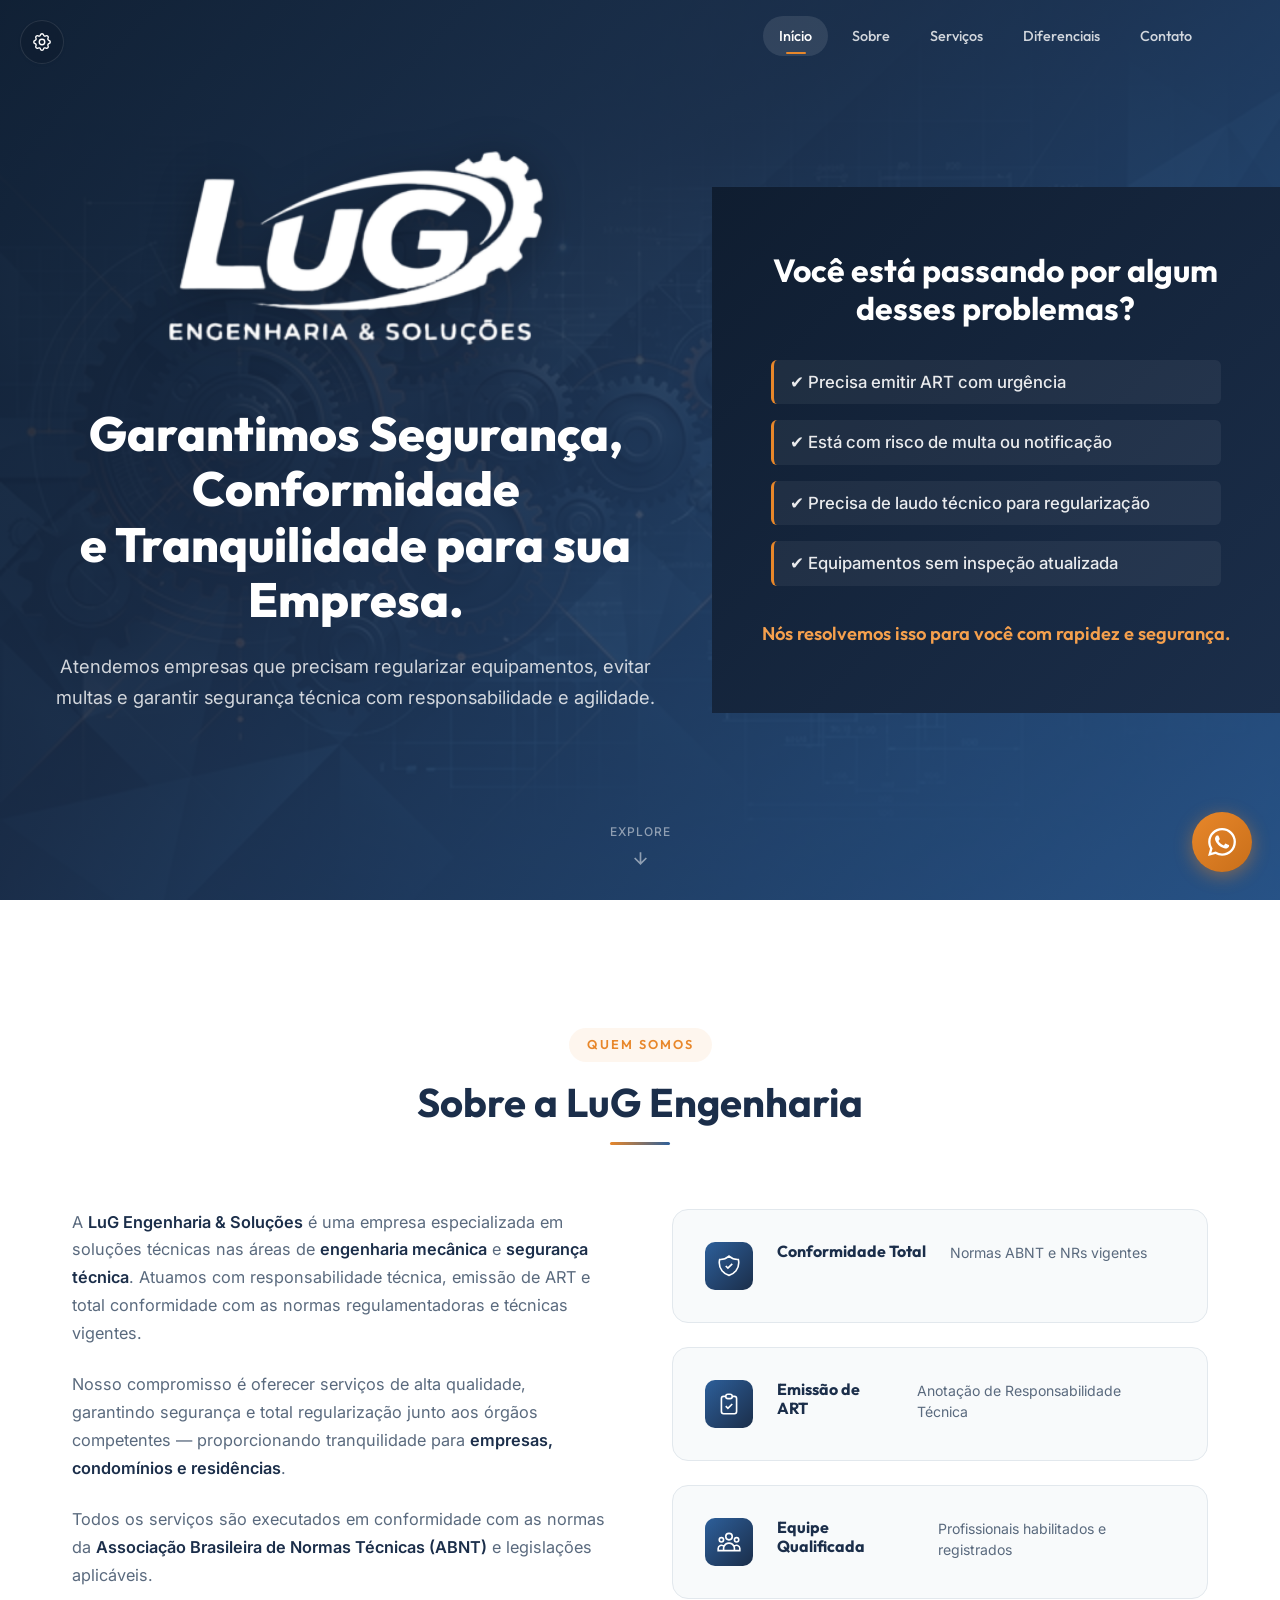
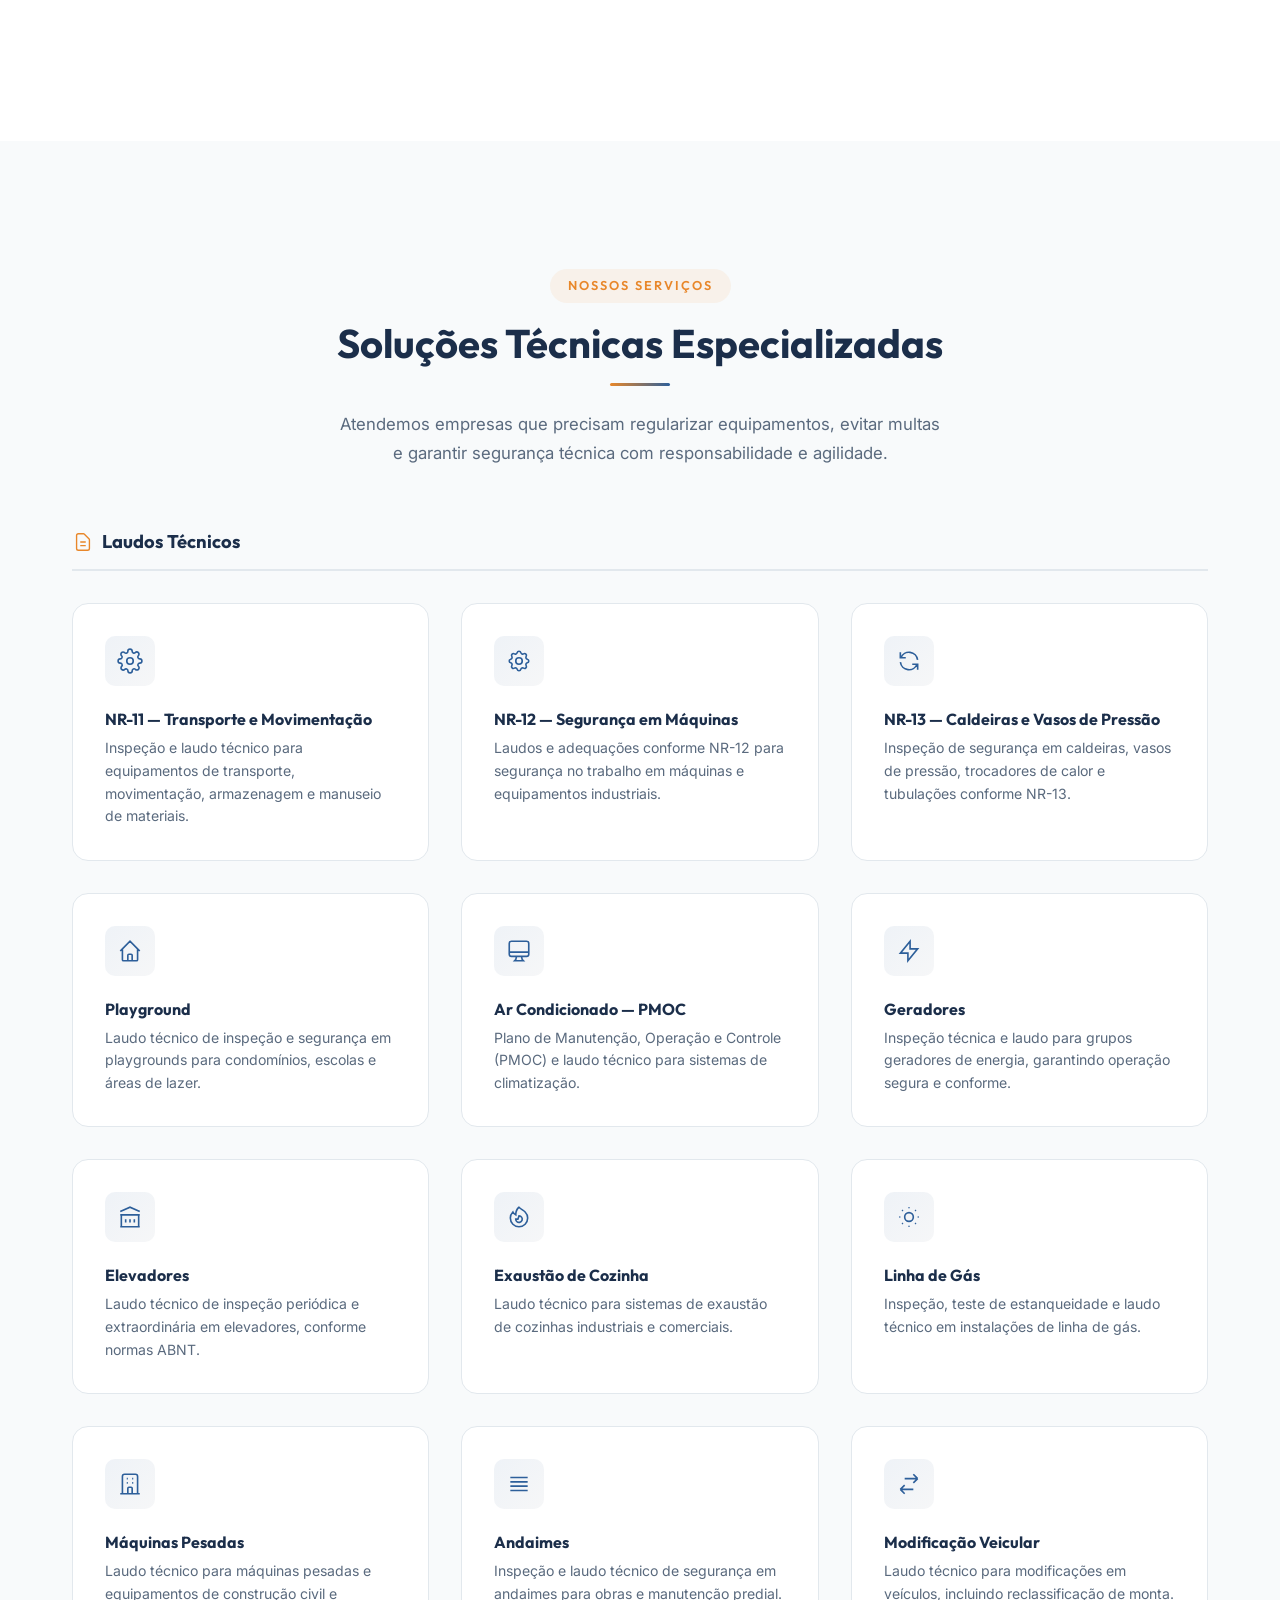
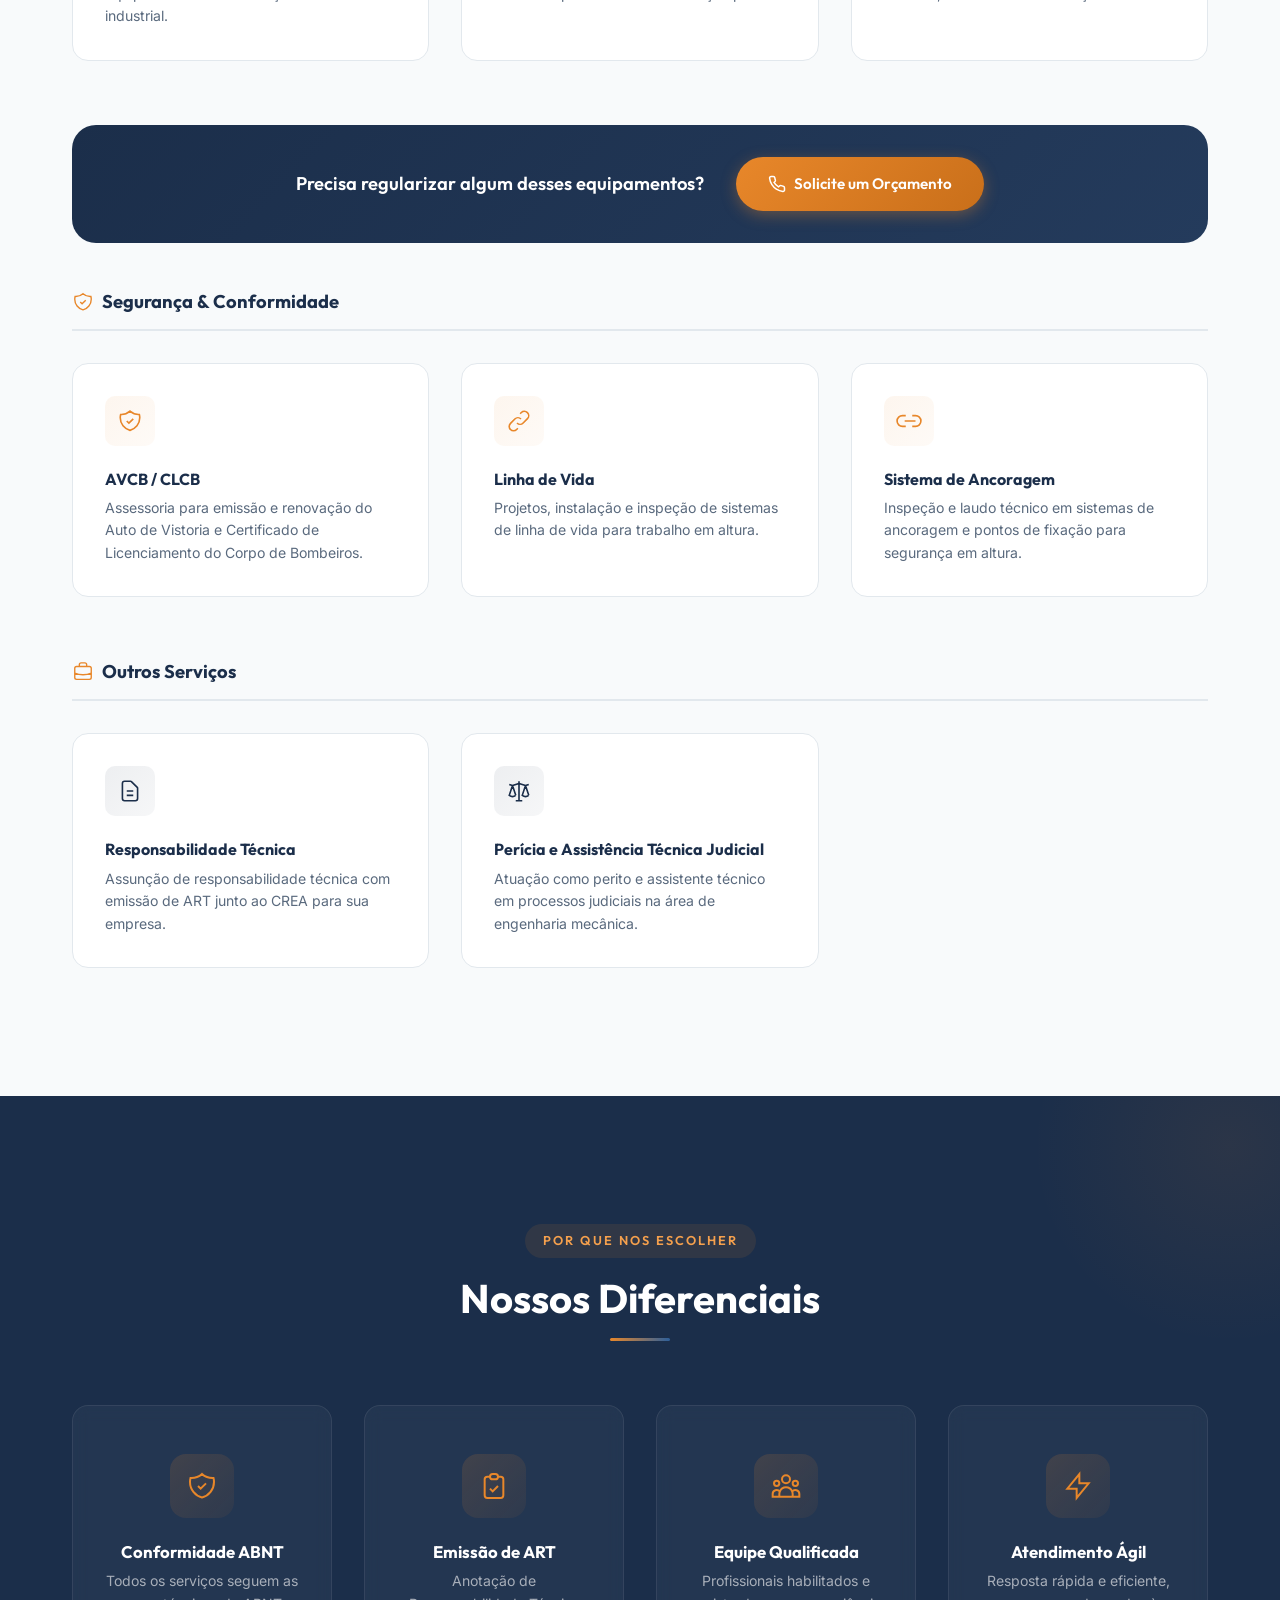
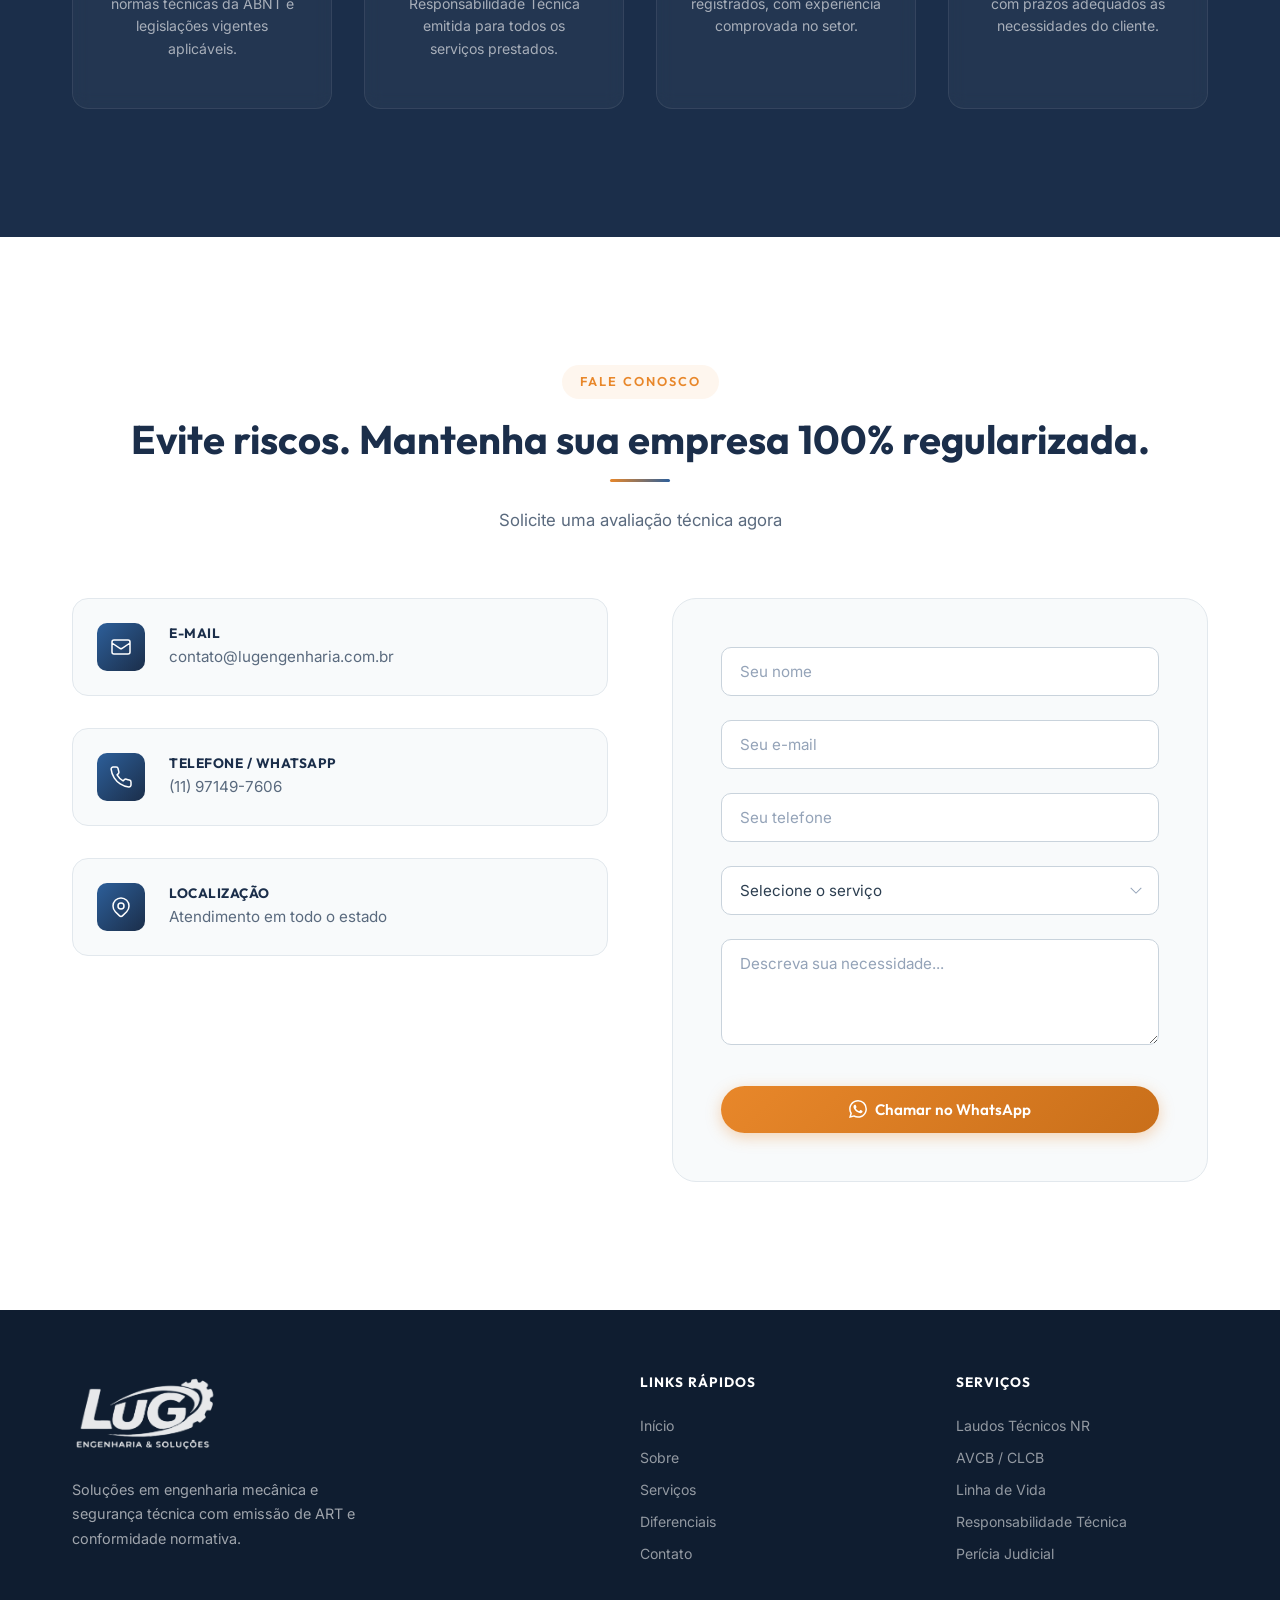
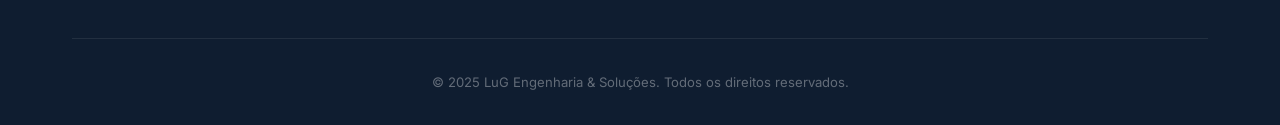
<file: index.html>
<!DOCTYPE html>
<html lang="pt-BR">

<head>
  <meta charset="UTF-8">
  <meta name="viewport" content="width=device-width, initial-scale=1.0">
  <title>LuG Engenharia & Soluções — Engenharia Mecânica e Segurança Técnica</title>
  <meta name="description"
    content="LuG Engenharia — soluções em engenharia mecânica e segurança técnica. Laudos técnicos, emissão de ART, conformidade com NRs e ABNT. Atendimento para empresas, condomínios e residências.">
  <meta property="og:title" content="LuG Engenharia & Soluções">
  <meta property="og:description"
    content="Soluções em engenharia mecânica e segurança técnica com emissão de ART e conformidade normativa.">
  <meta property="og:image" content="assets/logo.png">
  <meta property="og:type" content="website">
  <link rel="icon" href="assets/logo.png" type="image/png">
  <link rel="preconnect" href="https://fonts.googleapis.com">
  <link rel="preconnect" href="https://fonts.gstatic.com" crossorigin>
  <link
    href="https://fonts.googleapis.com/css2?family=Inter:wght@300;400;500;600;700&family=Outfit:wght@400;500;600;700;800&display=swap"
    rel="stylesheet">
  <link rel="stylesheet" href="style.css">
</head>

<body>

  <!-- ═══════════ FEATURE TOGGLE BTN ═══════════ -->
  <a href="feature-toggles.html" class="feature-toggle-btn" aria-label="Acessar painel de Feature Toggles" title="Feature Toggles">
    <svg viewBox="0 0 24 24" fill="none" stroke="currentColor" stroke-width="1.5">
      <path d="M10.325 4.317c.426-1.756 2.924-1.756 3.35 0a1.724 1.724 0 002.573 1.066c1.543-.94 3.31.826 2.37 2.37a1.724 1.724 0 001.066 2.573c1.756.426 1.756 2.924 0 3.35a1.724 1.724 0 00-1.066 2.573c.94 1.543-.826 3.31-2.37 2.37a1.724 1.724 0 00-2.573 1.066c-.426 1.756-2.924 1.756-3.35 0a1.724 1.724 0 00-2.573-1.066c-1.543.94-3.31-.826-2.37-2.37a1.724 1.724 0 00-1.066-2.573c-1.756-.426-1.756-2.924 0-3.35a1.724 1.724 0 001.066-2.573c-.94-1.543.826-3.31 2.37-2.37.996.608 2.296.07 2.572-1.065z" />
      <circle cx="12" cy="12" r="3" />
    </svg>
  </a>

  <!-- ═══════════ NAVBAR ═══════════ -->
  <header class="navbar" id="navbar">
    <div class="navbar__container">
      <a href="#hero" class="navbar__logo">
        <img src="assets/logo.png" alt="LuG Engenharia & Soluções" class="navbar__logo-img">
      </a>
      <nav class="navbar__menu" id="navMenu">
        <a href="#hero" class="navbar__link active" data-section="hero">Início</a>
        <a href="#sobre" class="navbar__link" data-section="sobre">Sobre</a>
        <a href="#servicos" class="navbar__link" data-section="servicos">Serviços</a>
        <a href="#diferenciais" class="navbar__link" data-section="diferenciais">Diferenciais</a>
        <a href="#contato" class="navbar__link" data-section="contato">Contato</a>
      </nav>
      <button class="navbar__hamburger" id="hamburger" aria-label="Abrir menu">
        <span></span>
        <span></span>
        <span></span>
      </button>
    </div>
  </header>

  <!-- ═══════════ HERO ═══════════ -->
  <section class="hero" id="hero">
    <div class="hero__overlay"></div>
    <div class="hero__content">
      <img src="assets/logo.png" alt="LuG Engenharia" class="hero__logo reveal">
      <h1 class="hero__title reveal reveal--delay-1">Garantimos Segurança, Conformidade<br>e Tranquilidade para sua
        Empresa.</h1>
      <p class="hero__subtitle reveal reveal--delay-2">Atendemos empresas que precisam regularizar equipamentos, evitar
        multas e garantir segurança técnica com responsabilidade e agilidade.</p>
    </div>

    <!-- ═══════════ PROBLEMAS ═══════════ -->
    <section class="problemas" id="problemas">
      <div class="container">
        <div class="problemas__content reveal">
          <h2 class="problemas__title">Você está passando por algum desses problemas?</h2>
          <ul class="problemas__list">
            <li>✔ Precisa emitir ART com urgência</li>
            <li>✔ Está com risco de multa ou notificação</li>
            <li>✔ Precisa de laudo técnico para regularização</li>
            <li>✔ Equipamentos sem inspeção atualizada</li>
          </ul>
          <p class="problemas__cta">Nós resolvemos isso para você com rapidez e segurança.</p>
        </div>
      </div>
    </section>

    <div class="hero__scroll-indicator">
      <span>Explore</span>
      <svg viewBox="0 0 24 24" fill="none" stroke="currentColor" stroke-width="2">
        <path d="M12 5v14m-7-7 7 7 7-7" />
      </svg>
    </div>
  </section>

  <!-- ═══════════ SOBRE ═══════════ -->
  <section class="sobre" id="sobre">
    <div class="container">
      <div class="section-header reveal">
        <span class="section-header__tag">Quem Somos</span>
        <h2 class="section-header__title">Sobre a LuG Engenharia</h2>
        <div class="section-header__line"></div>
      </div>
      <div class="sobre__grid">
        <div class="sobre__text reveal">
          <p>A <strong>LuG Engenharia & Soluções</strong> é uma empresa especializada em soluções técnicas nas áreas de
            <strong>engenharia mecânica</strong> e <strong>segurança técnica</strong>. Atuamos com responsabilidade
            técnica, emissão de ART e total conformidade com as normas regulamentadoras e técnicas vigentes.
          </p>
          <p>Nosso compromisso é oferecer serviços de alta qualidade, garantindo segurança e total regularização junto
            aos órgãos competentes — proporcionando tranquilidade para <strong>empresas, condomínios e
              residências</strong>.</p>
          <p>Todos os serviços são executados em conformidade com as normas da <strong>Associação Brasileira de Normas
              Técnicas (ABNT)</strong> e legislações aplicáveis.</p>
        </div>
        <div class="sobre__stats reveal reveal--delay-1">
          <div class="stat-card">
            <div class="stat-card__icon">
              <svg viewBox="0 0 24 24" fill="none" stroke="currentColor" stroke-width="1.5">
                <path
                  d="M9 12l2 2 4-4m5.618-4.016A11.955 11.955 0 0112 2.944a11.955 11.955 0 01-8.618 3.04A12.02 12.02 0 003 9c0 5.591 3.824 10.29 9 11.622 5.176-1.332 9-6.03 9-11.622 0-1.042-.133-2.052-.382-3.016z" />
              </svg>
            </div>
            <h3>Conformidade Total</h3>
            <p>Normas ABNT e NRs vigentes</p>
          </div>
          <div class="stat-card">
            <div class="stat-card__icon">
              <svg viewBox="0 0 24 24" fill="none" stroke="currentColor" stroke-width="1.5">
                <path
                  d="M9 5H7a2 2 0 00-2 2v12a2 2 0 002 2h10a2 2 0 002-2V7a2 2 0 00-2-2h-2M9 5a2 2 0 002 2h2a2 2 0 002-2M9 5a2 2 0 012-2h2a2 2 0 012 2m-6 9l2 2 4-4" />
              </svg>
            </div>
            <h3>Emissão de ART</h3>
            <p>Anotação de Responsabilidade Técnica</p>
          </div>
          <div class="stat-card">
            <div class="stat-card__icon">
              <svg viewBox="0 0 24 24" fill="none" stroke="currentColor" stroke-width="1.5">
                <path
                  d="M17 20h5v-2a3 3 0 00-5.356-1.857M17 20H7m10 0v-2c0-.656-.126-1.283-.356-1.857M7 20H2v-2a3 3 0 015.356-1.857M7 20v-2c0-.656.126-1.283.356-1.857m0 0a5.002 5.002 0 019.288 0M15 7a3 3 0 11-6 0 3 3 0 016 0zm6 3a2 2 0 11-4 0 2 2 0 014 0zM7 10a2 2 0 11-4 0 2 2 0 014 0z" />
              </svg>
            </div>
            <h3>Equipe Qualificada</h3>
            <p>Profissionais habilitados e registrados</p>
          </div>
        </div>
      </div>
    </div>
  </section>

  <!-- ═══════════ SERVIÇOS ═══════════ -->
  <section class="servicos" id="servicos">
    <div class="container">
      <div class="section-header reveal">
        <span class="section-header__tag">Nossos Serviços</span>
        <h2 class="section-header__title">Soluções Técnicas Especializadas</h2>
        <div class="section-header__line"></div>
        <p class="section-header__desc">Atendemos empresas que precisam regularizar equipamentos, evitar multas e
          garantir segurança técnica com responsabilidade e agilidade.</p>
      </div>

      <!-- Laudos Técnicos -->
      <div class="servicos__category reveal">
        <h3 class="servicos__category-title">
          <svg viewBox="0 0 24 24" fill="none" stroke="currentColor" stroke-width="1.5">
            <path
              d="M9 12h6m-6 4h6m2 5H7a2 2 0 01-2-2V5a2 2 0 012-2h5.586a1 1 0 01.707.293l5.414 5.414a1 1 0 01.293.707V19a2 2 0 01-2 2z" />
          </svg>
          Laudos Técnicos
        </h3>
        <div class="servicos__grid">

          <div class="service-card reveal" data-toggle-id="servico-nr11">
            <div class="service-card__icon">
              <svg viewBox="0 0 24 24" fill="none" stroke="currentColor" stroke-width="1.5">
                <circle cx="12" cy="12" r="3" />
                <path
                  d="M19.4 15a1.65 1.65 0 00.33 1.82l.06.06a2 2 0 010 2.83 2 2 0 01-2.83 0l-.06-.06a1.65 1.65 0 00-1.82-.33 1.65 1.65 0 00-1 1.51V21a2 2 0 01-2 2 2 2 0 01-2-2v-.09A1.65 1.65 0 009 19.4a1.65 1.65 0 00-1.82.33l-.06.06a2 2 0 01-2.83 0 2 2 0 010-2.83l.06-.06A1.65 1.65 0 004.68 15a1.65 1.65 0 00-1.51-1H3a2 2 0 01-2-2 2 2 0 012-2h.09A1.65 1.65 0 004.6 9a1.65 1.65 0 00-.33-1.82l-.06-.06a2 2 0 010-2.83 2 2 0 012.83 0l.06.06A1.65 1.65 0 009 4.68a1.65 1.65 0 001-1.51V3a2 2 0 012-2 2 2 0 012 2v.09a1.65 1.65 0 001 1.51 1.65 1.65 0 001.82-.33l.06-.06a2 2 0 012.83 0 2 2 0 010 2.83l-.06.06A1.65 1.65 0 0019.4 9a1.65 1.65 0 001.51 1H21a2 2 0 012 2 2 2 0 01-2 2h-.09a1.65 1.65 0 00-1.51 1z" />
              </svg>
            </div>
            <h4 class="service-card__title">NR-11 — Transporte e Movimentação</h4>
            <p class="service-card__desc">Inspeção e laudo técnico para equipamentos de transporte, movimentação,
              armazenagem e manuseio de materiais.</p>
          </div>

          <div class="service-card reveal" data-toggle-id="servico-nr12">
            <div class="service-card__icon">
              <svg viewBox="0 0 24 24" fill="none" stroke="currentColor" stroke-width="1.5">
                <path
                  d="M10.325 4.317c.426-1.756 2.924-1.756 3.35 0a1.724 1.724 0 002.573 1.066c1.543-.94 3.31.826 2.37 2.37a1.724 1.724 0 001.066 2.573c1.756.426 1.756 2.924 0 3.35a1.724 1.724 0 00-1.066 2.573c.94 1.543-.826 3.31-2.37 2.37a1.724 1.724 0 00-2.573 1.066c-.426 1.756-2.924 1.756-3.35 0a1.724 1.724 0 00-2.573-1.066c-1.543.94-3.31-.826-2.37-2.37a1.724 1.724 0 00-1.066-2.573c-1.756-.426-1.756-2.924 0-3.35a1.724 1.724 0 001.066-2.573c-.94-1.543.826-3.31 2.37-2.37.996.608 2.296.07 2.572-1.065z" />
                <circle cx="12" cy="12" r="3" />
              </svg>
            </div>
            <h4 class="service-card__title">NR-12 — Segurança em Máquinas</h4>
            <p class="service-card__desc">Laudos e adequações conforme NR-12 para segurança no trabalho em máquinas e
              equipamentos industriais.</p>
          </div>

          <div class="service-card reveal" data-toggle-id="servico-nr13">
            <div class="service-card__icon">
              <svg viewBox="0 0 24 24" fill="none" stroke="currentColor" stroke-width="1.5">
                <path
                  d="M4 4v5h.582m15.356 2A8.001 8.001 0 004.582 9m0 0H9m11 11v-5h-.581m0 0a8.003 8.003 0 01-15.357-2m15.357 2H15" />
              </svg>
            </div>
            <h4 class="service-card__title">NR-13 — Caldeiras e Vasos de Pressão</h4>
            <p class="service-card__desc">Inspeção de segurança em caldeiras, vasos de pressão, trocadores de calor e
              tubulações conforme NR-13.</p>
          </div>

          <div class="service-card reveal" data-toggle-id="servico-playground">
            <div class="service-card__icon">
              <svg viewBox="0 0 24 24" fill="none" stroke="currentColor" stroke-width="1.5">
                <path
                  d="M3 12l2-2m0 0l7-7 7 7M5 10v10a1 1 0 001 1h3m10-11l2 2m-2-2v10a1 1 0 01-1 1h-3m-6 0a1 1 0 001-1v-4a1 1 0 011-1h2a1 1 0 011 1v4a1 1 0 001 1m-6 0h6" />
              </svg>
            </div>
            <h4 class="service-card__title">Playground</h4>
            <p class="service-card__desc">Laudo técnico de inspeção e segurança em playgrounds para condomínios, escolas
              e áreas de lazer.</p>
          </div>

          <div class="service-card reveal" data-toggle-id="servico-pmoc">
            <div class="service-card__icon">
              <svg viewBox="0 0 24 24" fill="none" stroke="currentColor" stroke-width="1.5">
                <path
                  d="M9.75 17L9 20l-1 1h8l-1-1-.75-3M3 13h18M5 17h14a2 2 0 002-2V5a2 2 0 00-2-2H5a2 2 0 00-2 2v10a2 2 0 002 2z" />
              </svg>
            </div>
            <h4 class="service-card__title">Ar Condicionado — PMOC</h4>
            <p class="service-card__desc">Plano de Manutenção, Operação e Controle (PMOC) e laudo técnico para sistemas
              de climatização.</p>
          </div>

          <div class="service-card reveal" data-toggle-id="servico-geradores">
            <div class="service-card__icon">
              <svg viewBox="0 0 24 24" fill="none" stroke="currentColor" stroke-width="1.5">
                <path d="M13 10V3L4 14h7v7l9-11h-7z" />
              </svg>
            </div>
            <h4 class="service-card__title">Geradores</h4>
            <p class="service-card__desc">Inspeção técnica e laudo para grupos geradores de energia, garantindo operação
              segura e conforme.</p>
          </div>

          <div class="service-card reveal" data-toggle-id="servico-elevadores">
            <div class="service-card__icon">
              <svg viewBox="0 0 24 24" fill="none" stroke="currentColor" stroke-width="1.5">
                <path d="M8 14v3m4-3v3m4-3v3M3 21h18M3 10h18M3 7l9-4 9 4M4 10h16v11H4V10z" />
              </svg>
            </div>
            <h4 class="service-card__title">Elevadores</h4>
            <p class="service-card__desc">Laudo técnico de inspeção periódica e extraordinária em elevadores, conforme
              normas ABNT.</p>
          </div>

          <div class="service-card reveal" data-toggle-id="servico-exaustao">
            <div class="service-card__icon">
              <svg viewBox="0 0 24 24" fill="none" stroke="currentColor" stroke-width="1.5">
                <path
                  d="M17.657 18.657A8 8 0 016.343 7.343S7 9 9 10c0-2 .5-5 2.986-7C14 5 16.09 5.777 17.656 7.343A7.975 7.975 0 0120 13a7.975 7.975 0 01-2.343 5.657z" />
                <path d="M9.879 16.121A3 3 0 1012.015 11L11 14H9c0 .768.293 1.536.879 2.121z" />
              </svg>
            </div>
            <h4 class="service-card__title">Exaustão de Cozinha</h4>
            <p class="service-card__desc">Laudo técnico para sistemas de exaustão de cozinhas industriais e comerciais.
            </p>
          </div>

          <div class="service-card reveal" data-toggle-id="servico-gas">
            <div class="service-card__icon">
              <svg viewBox="0 0 24 24" fill="none" stroke="currentColor" stroke-width="1.5">
                <path
                  d="M12 3v1m0 16v1m9-9h-1M4 12H3m15.364 6.364l-.707-.707M6.343 6.343l-.707-.707m12.728 0l-.707.707M6.343 17.657l-.707.707" />
                <circle cx="12" cy="12" r="4" />
              </svg>
            </div>
            <h4 class="service-card__title">Linha de Gás</h4>
            <p class="service-card__desc">Inspeção, teste de estanqueidade e laudo técnico em instalações de linha de
              gás.</p>
          </div>

          <div class="service-card reveal" data-toggle-id="servico-maquinas">
            <div class="service-card__icon">
              <svg viewBox="0 0 24 24" fill="none" stroke="currentColor" stroke-width="1.5">
                <path
                  d="M19 21V5a2 2 0 00-2-2H7a2 2 0 00-2 2v16m14 0h2m-2 0h-5m-9 0H3m2 0h5M9 7h1m-1 4h1m4-4h1m-1 4h1m-5 10v-5a1 1 0 011-1h2a1 1 0 011 1v5m-4 0h4" />
              </svg>
            </div>
            <h4 class="service-card__title">Máquinas Pesadas</h4>
            <p class="service-card__desc">Laudo técnico para máquinas pesadas e equipamentos de construção civil e
              industrial.</p>
          </div>

          <div class="service-card reveal" data-toggle-id="servico-andaimes">
            <div class="service-card__icon">
              <svg viewBox="0 0 24 24" fill="none" stroke="currentColor" stroke-width="1.5">
                <path d="M4 6h16M4 10h16M4 14h16M4 18h16" />
              </svg>
            </div>
            <h4 class="service-card__title">Andaimes</h4>
            <p class="service-card__desc">Inspeção e laudo técnico de segurança em andaimes para obras e manutenção
              predial.</p>
          </div>

          <div class="service-card reveal" data-toggle-id="servico-veicular">
            <div class="service-card__icon">
              <svg viewBox="0 0 24 24" fill="none" stroke="currentColor" stroke-width="1.5">
                <path d="M8 7h12m0 0l-4-4m4 4l-4 4m0 6H4m0 0l4 4m-4-4l4-4" />
              </svg>
            </div>
            <h4 class="service-card__title">Modificação Veicular</h4>
            <p class="service-card__desc">Laudo técnico para modificações em veículos, incluindo reclassificação de
              monta.</p>
          </div>

        </div>
      </div>

      <!-- CTA Intermediário -->
      <div class="servicos__cta-banner reveal" data-toggle-id="cta-banner">
        <p>Precisa regularizar algum desses equipamentos?</p>
        <a href="https://wa.me/5511971497606?text=Olá!%20Gostaria%20de%20solicitar%20um%20orçamento%20para%20laudo%20técnico."
          target="_blank" class="btn btn--primary">
          <svg class="btn__icon" viewBox="0 0 24 24" fill="none" stroke="currentColor" stroke-width="2">
            <path
              d="M22 16.92v3a2 2 0 0 1-2.18 2 19.79 19.79 0 0 1-8.63-3.07 19.5 19.5 0 0 1-6-6 19.79 19.79 0 0 1-3.07-8.67A2 2 0 0 1 4.11 2h3a2 2 0 0 1 2 1.72c.127.96.361 1.903.7 2.81a2 2 0 0 1-.45 2.11L8.09 9.91a16 16 0 0 0 6 6l1.27-1.27a2 2 0 0 1 2.11-.45c.907.339 1.85.573 2.81.7A2 2 0 0 1 22 16.92z" />
          </svg>
          Solicite um Orçamento
        </a>
      </div>

      <!-- Segurança e Conformidade -->
      <div class="servicos__category reveal">
        <h3 class="servicos__category-title">
          <svg viewBox="0 0 24 24" fill="none" stroke="currentColor" stroke-width="1.5">
            <path
              d="M9 12l2 2 4-4m5.618-4.016A11.955 11.955 0 0112 2.944a11.955 11.955 0 01-8.618 3.04A12.02 12.02 0 003 9c0 5.591 3.824 10.29 9 11.622 5.176-1.332 9-6.03 9-11.622 0-1.042-.133-2.052-.382-3.016z" />
          </svg>
          Segurança & Conformidade
        </h3>
        <div class="servicos__grid">

          <div class="service-card reveal" data-toggle-id="servico-avcb">
            <div class="service-card__icon service-card__icon--accent">
              <svg viewBox="0 0 24 24" fill="none" stroke="currentColor" stroke-width="1.5">
                <path
                  d="M9 12l2 2 4-4m5.618-4.016A11.955 11.955 0 0112 2.944a11.955 11.955 0 01-8.618 3.04A12.02 12.02 0 003 9c0 5.591 3.824 10.29 9 11.622 5.176-1.332 9-6.03 9-11.622 0-1.042-.133-2.052-.382-3.016z" />
              </svg>
            </div>
            <h4 class="service-card__title">AVCB / CLCB</h4>
            <p class="service-card__desc">Assessoria para emissão e renovação do Auto de Vistoria e Certificado de
              Licenciamento do Corpo de Bombeiros.</p>
          </div>

          <div class="service-card reveal" data-toggle-id="servico-linha-vida">
            <div class="service-card__icon service-card__icon--accent">
              <svg viewBox="0 0 24 24" fill="none" stroke="currentColor" stroke-width="1.5">
                <path
                  d="M13.828 10.172a4 4 0 00-5.656 0l-4 4a4 4 0 105.656 5.656l1.102-1.101m-.758-4.899a4 4 0 005.656 0l4-4a4 4 0 00-5.656-5.656l-1.1 1.1" />
              </svg>
            </div>
            <h4 class="service-card__title">Linha de Vida</h4>
            <p class="service-card__desc">Projetos, instalação e inspeção de sistemas de linha de vida para trabalho em
              altura.</p>
          </div>

          <div class="service-card reveal" data-toggle-id="servico-ancoragem">
            <div class="service-card__icon service-card__icon--accent">
              <svg viewBox="0 0 24 24" fill="none" stroke="currentColor" stroke-width="1.5">
                <path d="M15 7h3a5 5 0 015 5 5 5 0 01-5 5h-3m-6 0H6a5 5 0 01-5-5 5 5 0 015-5h3m-1 5h10" />
              </svg>
            </div>
            <h4 class="service-card__title">Sistema de Ancoragem</h4>
            <p class="service-card__desc">Inspeção e laudo técnico em sistemas de ancoragem e pontos de fixação para
              segurança em altura.</p>
          </div>

        </div>
      </div>

      <!-- Outros Serviços -->
      <div class="servicos__category reveal">
        <h3 class="servicos__category-title">
          <svg viewBox="0 0 24 24" fill="none" stroke="currentColor" stroke-width="1.5">
            <path
              d="M21 13.255A23.931 23.931 0 0112 15c-3.183 0-6.22-.62-9-1.745M16 6V4a2 2 0 00-2-2h-4a2 2 0 00-2 2v2m4 6h.01M5 20h14a2 2 0 002-2V8a2 2 0 00-2-2H5a2 2 0 00-2 2v10a2 2 0 002 2z" />
          </svg>
          Outros Serviços
        </h3>
        <div class="servicos__grid">

          <div class="service-card reveal" data-toggle-id="servico-rt">
            <div class="service-card__icon service-card__icon--dark">
              <svg viewBox="0 0 24 24" fill="none" stroke="currentColor" stroke-width="1.5">
                <path
                  d="M9 12h6m-6 4h6m2 5H7a2 2 0 01-2-2V5a2 2 0 012-2h5.586a1 1 0 01.707.293l5.414 5.414a1 1 0 01.293.707V19a2 2 0 01-2 2z" />
              </svg>
            </div>
            <h4 class="service-card__title">Responsabilidade Técnica</h4>
            <p class="service-card__desc">Assunção de responsabilidade técnica com emissão de ART junto ao CREA para sua
              empresa.</p>
          </div>

          <div class="service-card reveal" data-toggle-id="servico-pericia">
            <div class="service-card__icon service-card__icon--dark">
              <svg viewBox="0 0 24 24" fill="none" stroke="currentColor" stroke-width="1.5">
                <path
                  d="M3 6l3 1m0 0l-3 9a5.002 5.002 0 006.001 0M6 7l3 9M6 7l6-2m6 2l3-1m-3 1l-3 9a5.002 5.002 0 006.001 0M18 7l3 9m-3-9l-6-2m0-2v2m0 16V5m0 16H9m3 0h3" />
              </svg>
            </div>
            <h4 class="service-card__title">Perícia e Assistência Técnica Judicial</h4>
            <p class="service-card__desc">Atuação como perito e assistente técnico em processos judiciais na área de
              engenharia mecânica.</p>
          </div>

        </div>
      </div>

    </div>
  </section>

  <!-- ═══════════ DIFERENCIAIS ═══════════ -->
  <section class="diferenciais" id="diferenciais">
    <div class="container">
      <div class="section-header reveal">
        <span class="section-header__tag">Por que nos escolher</span>
        <h2 class="section-header__title">Nossos Diferenciais</h2>
        <div class="section-header__line"></div>
      </div>
      <div class="diferenciais__grid">

        <div class="diferencial-card reveal" data-toggle-id="diferencial-abnt">
          <div class="diferencial-card__icon">
            <svg viewBox="0 0 24 24" fill="none" stroke="currentColor" stroke-width="1.5">
              <path
                d="M9 12l2 2 4-4m5.618-4.016A11.955 11.955 0 0112 2.944a11.955 11.955 0 01-8.618 3.04A12.02 12.02 0 003 9c0 5.591 3.824 10.29 9 11.622 5.176-1.332 9-6.03 9-11.622 0-1.042-.133-2.052-.382-3.016z" />
            </svg>
          </div>
          <h3>Conformidade ABNT</h3>
          <p>Todos os serviços seguem as normas técnicas da ABNT e legislações vigentes aplicáveis.</p>
        </div>

        <div class="diferencial-card reveal reveal--delay-1" data-toggle-id="diferencial-art">
          <div class="diferencial-card__icon">
            <svg viewBox="0 0 24 24" fill="none" stroke="currentColor" stroke-width="1.5">
              <path
                d="M9 5H7a2 2 0 00-2 2v12a2 2 0 002 2h10a2 2 0 002-2V7a2 2 0 00-2-2h-2M9 5a2 2 0 002 2h2a2 2 0 002-2M9 5a2 2 0 012-2h2a2 2 0 012 2m-6 9l2 2 4-4" />
            </svg>
          </div>
          <h3>Emissão de ART</h3>
          <p>Anotação de Responsabilidade Técnica emitida para todos os serviços prestados.</p>
        </div>

        <div class="diferencial-card reveal reveal--delay-2" data-toggle-id="diferencial-equipe">
          <div class="diferencial-card__icon">
            <svg viewBox="0 0 24 24" fill="none" stroke="currentColor" stroke-width="1.5">
              <path
                d="M17 20h5v-2a3 3 0 00-5.356-1.857M17 20H7m10 0v-2c0-.656-.126-1.283-.356-1.857M7 20H2v-2a3 3 0 015.356-1.857M7 20v-2c0-.656.126-1.283.356-1.857m0 0a5.002 5.002 0 019.288 0M15 7a3 3 0 11-6 0 3 3 0 016 0zm6 3a2 2 0 11-4 0 2 2 0 014 0zM7 10a2 2 0 11-4 0 2 2 0 014 0z" />
            </svg>
          </div>
          <h3>Equipe Qualificada</h3>
          <p>Profissionais habilitados e registrados, com experiência comprovada no setor.</p>
        </div>

        <div class="diferencial-card reveal reveal--delay-3" data-toggle-id="diferencial-agil">
          <div class="diferencial-card__icon">
            <svg viewBox="0 0 24 24" fill="none" stroke="currentColor" stroke-width="1.5">
              <path d="M13 10V3L4 14h7v7l9-11h-7z" />
            </svg>
          </div>
          <h3>Atendimento Ágil</h3>
          <p>Resposta rápida e eficiente, com prazos adequados às necessidades do cliente.</p>
        </div>

      </div>
    </div>
  </section>

  <!-- ═══════════ CONTATO ═══════════ -->
  <section class="contato" id="contato">
    <div class="container">
      <div class="section-header reveal">
        <span class="section-header__tag">Fale Conosco</span>
        <h2 class="section-header__title">Evite riscos. Mantenha sua empresa 100% regularizada.</h2>
        <div class="section-header__line"></div>
        <p class="section-header__desc">Solicite uma avaliação técnica agora</p>
      </div>
      <div class="contato__grid">
        <div class="contato__info reveal">
          <div class="contato__item">
            <div class="contato__item-icon">
              <svg viewBox="0 0 24 24" fill="none" stroke="currentColor" stroke-width="1.5">
                <path
                  d="M3 8l7.89 5.26a2 2 0 002.22 0L21 8M5 19h14a2 2 0 002-2V7a2 2 0 00-2-2H5a2 2 0 00-2 2v10a2 2 0 002 2z" />
              </svg>
            </div>
            <div>
              <h4>E-mail</h4>
              <p>contato@lugengenharia.com.br</p>
            </div>
          </div>
          <div class="contato__item">
            <div class="contato__item-icon">
              <svg viewBox="0 0 24 24" fill="none" stroke="currentColor" stroke-width="1.5">
                <path
                  d="M22 16.92v3a2 2 0 01-2.18 2 19.79 19.79 0 01-8.63-3.07 19.5 19.5 0 01-6-6 19.79 19.79 0 01-3.07-8.67A2 2 0 014.11 2h3a2 2 0 012 1.72c.127.96.361 1.903.7 2.81a2 2 0 01-.45 2.11L8.09 9.91a16 16 0 006 6l1.27-1.27a2 2 0 012.11-.45c.907.339 1.85.573 2.81.7A2 2 0 0122 16.92z" />
              </svg>
            </div>
            <div>
              <h4>Telefone / WhatsApp</h4>
              <p>(11) 97149-7606</p>
            </div>
          </div>
          <div class="contato__item">
            <div class="contato__item-icon">
              <svg viewBox="0 0 24 24" fill="none" stroke="currentColor" stroke-width="1.5">
                <path d="M17.657 16.657L13.414 20.9a1.998 1.998 0 01-2.827 0l-4.244-4.243a8 8 0 1111.314 0z" />
                <path d="M15 11a3 3 0 11-6 0 3 3 0 016 0z" />
              </svg>
            </div>
            <div>
              <h4>Localização</h4>
              <p>Atendimento em todo o estado</p>
            </div>
          </div>
        </div>
        <form class="contato__form reveal reveal--delay-1" id="contactForm">
          <div class="form-group">
            <input type="text" id="nome" name="nome" placeholder="Seu nome" required>
          </div>
          <div class="form-group">
            <input type="email" id="email" name="email" placeholder="Seu e-mail" required>
          </div>
          <div class="form-group">
            <input type="tel" id="telefone" name="telefone" placeholder="Seu telefone">
          </div>
          <div class="form-group">
            <select id="servico" name="servico">
              <option value="">Selecione o serviço</option>
              <option value="nr11">Laudo NR-11</option>
              <option value="nr12">Laudo NR-12</option>
              <option value="nr13">Laudo NR-13</option>
              <option value="playground">Laudo Playground</option>
              <option value="pmoc">PMOC / Ar Condicionado</option>
              <option value="geradores">Geradores</option>
              <option value="elevadores">Elevadores</option>
              <option value="exaustao">Exaustão de Cozinha</option>
              <option value="gas">Linha de Gás</option>
              <option value="maquinas">Máquinas Pesadas</option>
              <option value="andaimes">Andaimes</option>
              <option value="veicular">Modificação Veicular</option>
              <option value="avcb">AVCB / CLCB</option>
              <option value="linha-vida">Linha de Vida</option>
              <option value="ancoragem">Sistema de Ancoragem</option>
              <option value="rt">Responsabilidade Técnica</option>
              <option value="pericia">Perícia Judicial</option>
              <option value="outro">Outro</option>
            </select>
          </div>
          <div class="form-group">
            <textarea id="mensagem" name="mensagem" rows="4" placeholder="Descreva sua necessidade..."
              required></textarea>
          </div>
          <button type="submit" class="btn btn--primary btn--full">
            <svg class="btn__icon" viewBox="0 0 24 24" fill="currentColor">
              <path
                d="M17.472 14.382c-.297-.149-1.758-.867-2.03-.967-.273-.099-.471-.148-.67.15-.197.297-.767.966-.94 1.164-.173.199-.347.223-.644.075-.297-.15-1.255-.463-2.39-1.475-.883-.788-1.48-1.761-1.653-2.059-.173-.297-.018-.458.13-.606.134-.133.298-.347.446-.52.149-.174.198-.298.298-.497.099-.198.05-.371-.025-.52-.075-.149-.669-1.612-.916-2.207-.242-.579-.487-.5-.669-.51-.173-.008-.371-.01-.57-.01-.198 0-.52.074-.792.372-.272.297-1.04 1.016-1.04 2.479 0 1.462 1.065 2.875 1.213 3.074.149.198 2.096 3.2 5.077 4.487.709.306 1.262.489 1.694.625.712.227 1.36.195 1.871.118.571-.085 1.758-.719 2.006-1.413.248-.694.248-1.289.173-1.413-.074-.124-.272-.198-.57-.347m-5.421 7.403h-.004a9.87 9.87 0 01-5.031-1.378l-.361-.214-3.741.982.998-3.648-.235-.374a9.86 9.86 0 01-1.51-5.26c.001-5.45 4.436-9.884 9.888-9.884 2.64 0 5.122 1.03 6.988 2.898a9.825 9.825 0 012.893 6.994c-.003 5.45-4.437 9.884-9.885 9.884m8.413-18.297A11.815 11.815 0 0012.05 0C5.495 0 .16 5.335.157 11.892c0 2.096.547 4.142 1.588 5.945L.057 24l6.305-1.654a11.882 11.882 0 005.683 1.448h.005c6.554 0 11.89-5.335 11.893-11.893a11.821 11.821 0 00-3.48-8.413z" />
            </svg>
            Chamar no WhatsApp
          </button>
        </form>
      </div>
    </div>
  </section>

  <!-- ═══════════ FOOTER ═══════════ -->
  <footer class="footer" id="footer">
    <div class="container">
      <div class="footer__grid">
        <div class="footer__brand">
          <img src="assets/logo.png" alt="LuG Engenharia" class="footer__logo">
          <p>Soluções em engenharia mecânica e segurança técnica com emissão de ART e conformidade normativa.</p>
        </div>
        <div class="footer__links">
          <h4>Links Rápidos</h4>
          <a href="#hero">Início</a>
          <a href="#sobre">Sobre</a>
          <a href="#servicos">Serviços</a>
          <a href="#diferenciais">Diferenciais</a>
          <a href="#contato">Contato</a>
        </div>
        <div class="footer__services">
          <h4>Serviços</h4>
          <a href="#servicos">Laudos Técnicos NR</a>
          <a href="#servicos">AVCB / CLCB</a>
          <a href="#servicos">Linha de Vida</a>
          <a href="#servicos">Responsabilidade Técnica</a>
          <a href="#servicos">Perícia Judicial</a>
        </div>
      </div>
      <div class="footer__bottom">
        <p>&copy; 2025 LuG Engenharia & Soluções. Todos os direitos reservados.</p>
      </div>
    </div>
  </footer>

  <!-- CTA FAB (Floating Action Button) -->
  <div class="cta-fab-wrapper visible" id="whatsappFab">
    <div class="cta-fab-tooltip" id="whatsappTooltip">
      Precisa de ajuda? Fale com um engenheiro agora!
      <button class="cta-fab-tooltip__close" id="tooltipClose" aria-label="Fechar">&times;</button>
    </div>
    <a href="https://wa.me/5511971497606?text=Olá!%20Preciso%20de%20ajuda%20com%20regularização%20técnica."
      target="_blank" class="cta-fab" aria-label="Fale conosco pelo WhatsApp" title="Fale conosco pelo WhatsApp">
      <svg viewBox="0 0 24 24" fill="currentColor">
        <path
          d="M17.472 14.382c-.297-.149-1.758-.867-2.03-.967-.273-.099-.471-.148-.67.15-.197.297-.767.966-.94 1.164-.173.199-.347.223-.644.075-.297-.15-1.255-.463-2.39-1.475-.883-.788-1.48-1.761-1.653-2.059-.173-.297-.018-.458.13-.606.134-.133.298-.347.446-.52.149-.174.198-.298.298-.497.099-.198.05-.371-.025-.52-.075-.149-.669-1.612-.916-2.207-.242-.579-.487-.5-.669-.51-.173-.008-.371-.01-.57-.01-.198 0-.52.074-.792.372-.272.297-1.04 1.016-1.04 2.479 0 1.462 1.065 2.875 1.213 3.074.149.198 2.096 3.2 5.077 4.487.709.306 1.262.489 1.694.625.712.227 1.36.195 1.871.118.571-.085 1.758-.719 2.006-1.413.248-.694.248-1.289.173-1.413-.074-.124-.272-.198-.57-.347m-5.421 7.403h-.004a9.87 9.87 0 01-5.031-1.378l-.361-.214-3.741.982.998-3.648-.235-.374a9.86 9.86 0 01-1.51-5.26c.001-5.45 4.436-9.884 9.888-9.884 2.64 0 5.122 1.03 6.988 2.898a9.825 9.825 0 012.893 6.994c-.003 5.45-4.437 9.884-9.885 9.884m8.413-18.297A11.815 11.815 0 0012.05 0C5.495 0 .16 5.335.157 11.892c0 2.096.547 4.142 1.588 5.945L.057 24l6.305-1.654a11.882 11.882 0 005.683 1.448h.005c6.554 0 11.89-5.335 11.893-11.893a11.821 11.821 0 00-3.48-8.413z" />
      </svg>
    </a>
  </div>

  <script src="toggle-apply.js"></script>
  <script src="script.js"></script>
</body>

</html>
</file>
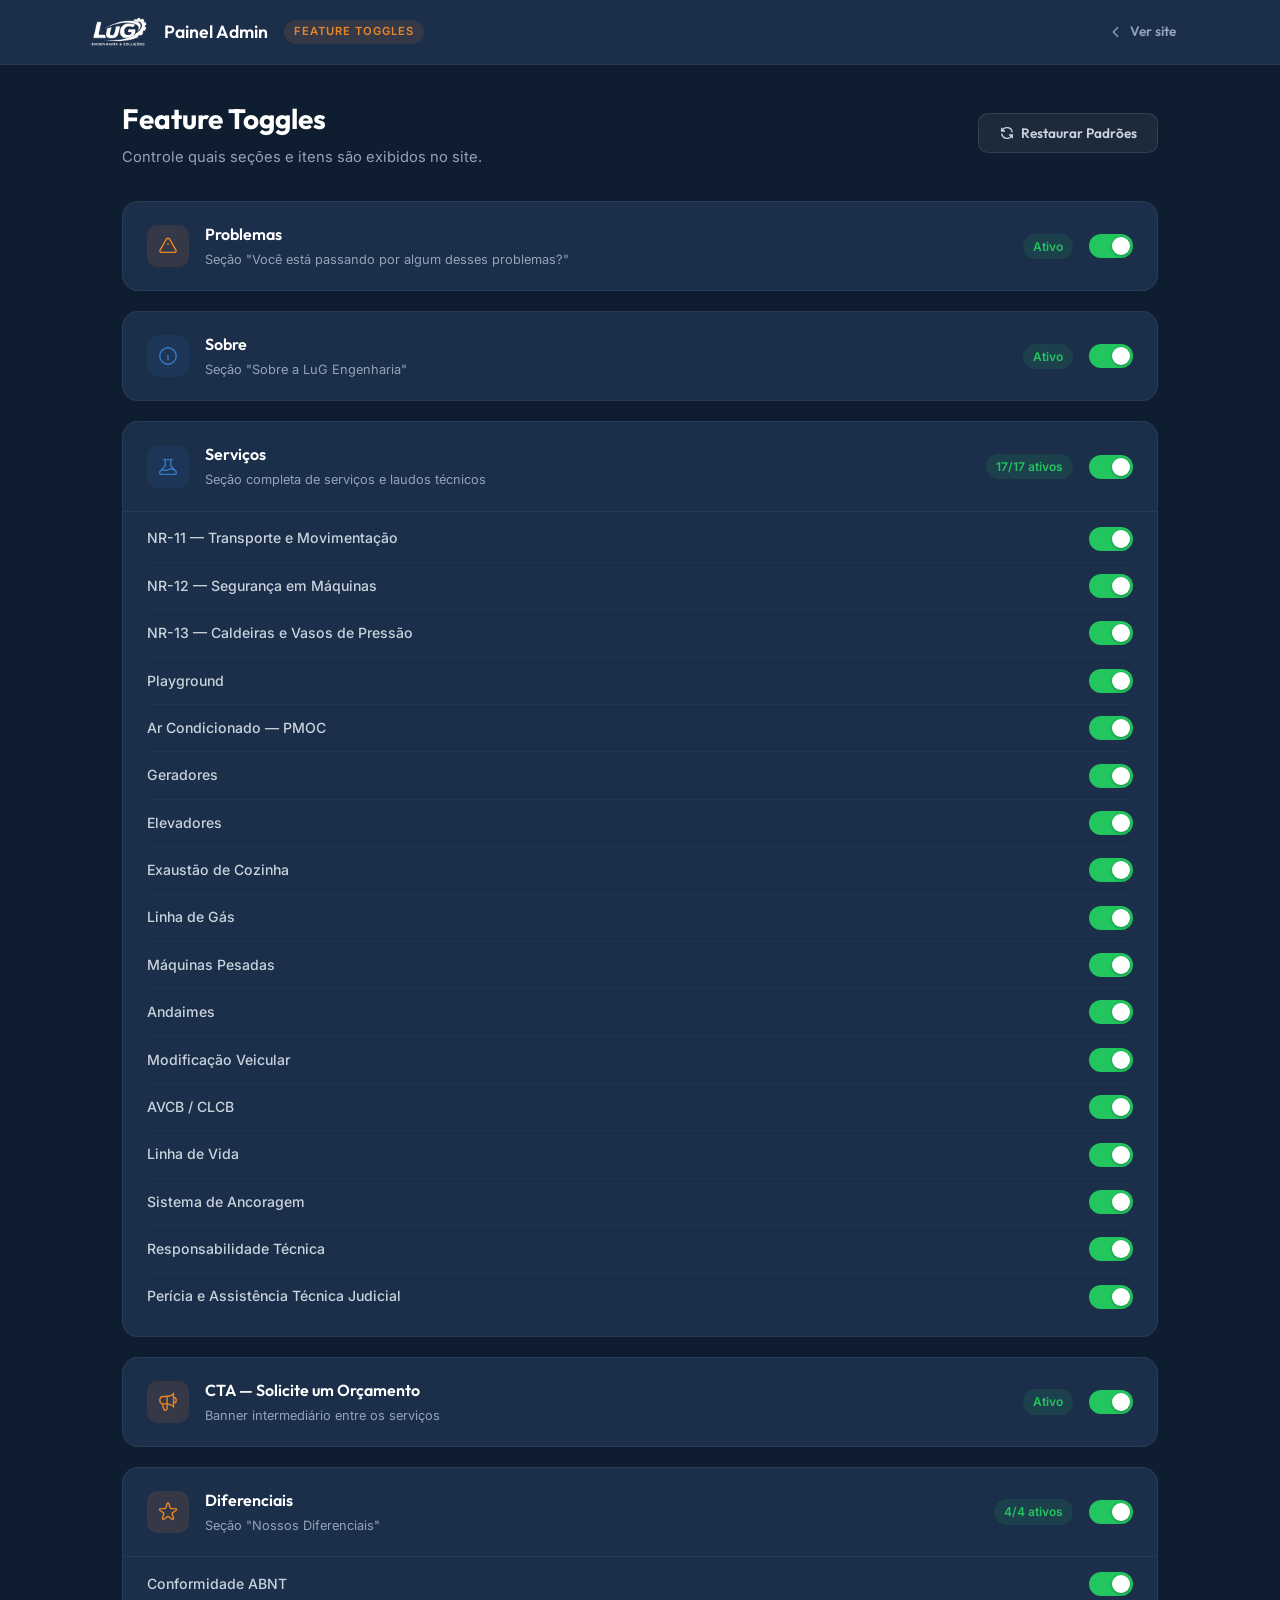
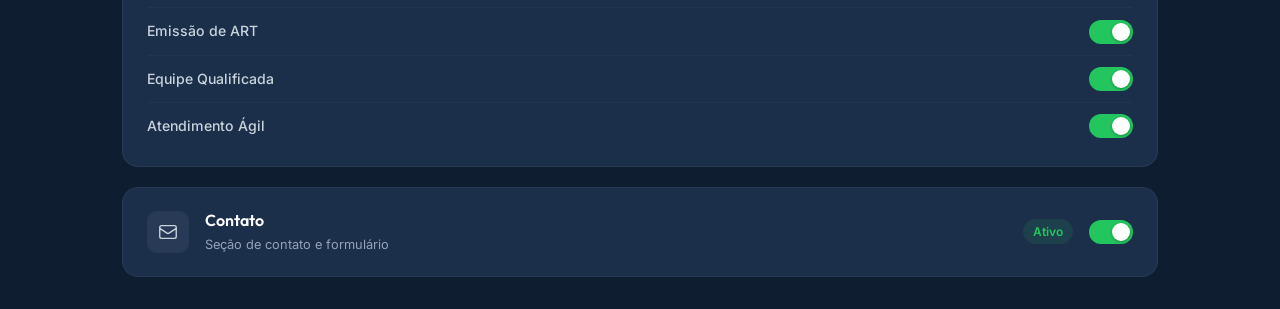
<file: feature-toggles.html>
<!DOCTYPE html>
<html lang="pt-BR">

<head>
  <meta charset="UTF-8">
  <meta name="viewport" content="width=device-width, initial-scale=1.0">
  <title>Feature Toggles — LuG Engenharia Admin</title>
  <meta name="robots" content="noindex, nofollow">
  <link rel="icon" href="assets/logo.png" type="image/png">
  <link rel="preconnect" href="https://fonts.googleapis.com">
  <link rel="preconnect" href="https://fonts.gstatic.com" crossorigin>
  <link
    href="https://fonts.googleapis.com/css2?family=Inter:wght@300;400;500;600;700&family=Outfit:wght@400;500;600;700;800&display=swap"
    rel="stylesheet">
  <link rel="stylesheet" href="feature-toggles.css">
</head>

<body>

  <!-- ═══════════ HEADER ═══════════ -->
  <header class="admin-header">
    <div class="admin-header__inner">
      <div class="admin-header__left">
        <img src="assets/logo.png" alt="LuG Engenharia" class="admin-header__logo">
        <span class="admin-header__title">Painel Admin</span>
        <span class="admin-header__badge">Feature Toggles</span>
      </div>
      <div class="admin-header__actions">
        <a href="index.html" class="btn-admin btn-admin--back">
          <svg viewBox="0 0 24 24" fill="none" stroke="currentColor" stroke-width="2">
            <path d="M15 19l-7-7 7-7" />
          </svg>
          Ver site
        </a>
      </div>
    </div>
  </header>

  <!-- ═══════════ MAIN ═══════════ -->
  <main class="admin-main">
    <div class="title-bar">
      <div class="title-bar__left">
        <h1>Feature Toggles</h1>
        <p>Controle quais seções e itens são exibidos no site.</p>
      </div>
      <div class="title-bar__controls">
        <button class="btn-admin btn-admin--ghost" id="btnReset">
          <svg viewBox="0 0 24 24" fill="none" stroke="currentColor" stroke-width="2">
            <path d="M4 4v5h.582m15.356 2A8.001 8.001 0 004.582 9m0 0H9m11 11v-5h-.581m0 0a8.003 8.003 0 01-15.357-2m15.357 2H15" />
          </svg>
          Restaurar Padrões
        </button>
      </div>
    </div>

    <div class="toggle-grid" id="toggleGrid">

      <!-- ═══════════ PROBLEMAS ═══════════ -->
      <div class="toggle-card" data-section="problemas">
        <div class="toggle-card__header">
          <div class="toggle-card__info">
            <div class="toggle-card__icon toggle-card__icon--orange">
              <svg viewBox="0 0 24 24"><path d="M12 9v2m0 4h.01m-6.938 4h13.856c1.54 0 2.502-1.667 1.732-2.5L13.732 4.5c-.77-1.333-2.694-1.333-3.464 0L3.34 16.5c-.77.833.192 2.5 1.732 2.5z"/></svg>
            </div>
            <div class="toggle-card__text">
              <h3>Problemas</h3>
              <p>Seção "Você está passando por algum desses problemas?"</p>
            </div>
          </div>
          <div class="toggle-card__right">
            <span class="toggle-card__status" data-status></span>
            <label class="toggle-switch">
              <input type="checkbox" data-toggle="section-problemas" checked>
              <span class="toggle-switch__slider"></span>
            </label>
          </div>
        </div>
      </div>

      <!-- ═══════════ SOBRE ═══════════ -->
      <div class="toggle-card" data-section="sobre">
        <div class="toggle-card__header">
          <div class="toggle-card__info">
            <div class="toggle-card__icon toggle-card__icon--blue">
              <svg viewBox="0 0 24 24"><path d="M13 16h-1v-4h-1m1-4h.01M21 12a9 9 0 11-18 0 9 9 0 0118 0z"/></svg>
            </div>
            <div class="toggle-card__text">
              <h3>Sobre</h3>
              <p>Seção "Sobre a LuG Engenharia"</p>
            </div>
          </div>
          <div class="toggle-card__right">
            <span class="toggle-card__status" data-status></span>
            <label class="toggle-switch">
              <input type="checkbox" data-toggle="section-sobre" checked>
              <span class="toggle-switch__slider"></span>
            </label>
          </div>
        </div>
      </div>

      <!-- ═══════════ SERVIÇOS ═══════════ -->
      <div class="toggle-card" data-section="servicos">
        <div class="toggle-card__header">
          <div class="toggle-card__info">
            <div class="toggle-card__icon toggle-card__icon--blue">
              <svg viewBox="0 0 24 24"><path d="M19.428 15.428a2 2 0 00-1.022-.547l-2.387-.477a6 6 0 00-3.86.517l-.318.158a6 6 0 01-3.86.517L6.05 15.21a2 2 0 00-1.806.547M8 4h8l-1 1v5.172a2 2 0 00.586 1.414l5 5c1.26 1.26.367 3.414-1.415 3.414H4.828c-1.782 0-2.674-2.154-1.414-3.414l5-5A2 2 0 009 10.172V5L8 4z"/></svg>
            </div>
            <div class="toggle-card__text">
              <h3>Serviços</h3>
              <p>Seção completa de serviços e laudos técnicos</p>
            </div>
          </div>
          <div class="toggle-card__right">
            <span class="toggle-card__status" data-status></span>
            <label class="toggle-switch">
              <input type="checkbox" data-toggle="section-servicos" data-parent checked>
              <span class="toggle-switch__slider"></span>
            </label>
          </div>
        </div>
        <div class="toggle-card__children" data-children="servicos">
          <div class="toggle-child" data-child="servico-nr11">
            <span class="toggle-child__name">NR-11 — Transporte e Movimentação</span>
            <label class="toggle-switch">
              <input type="checkbox" data-toggle="servico-nr11" checked>
              <span class="toggle-switch__slider"></span>
            </label>
          </div>
          <div class="toggle-child" data-child="servico-nr12">
            <span class="toggle-child__name">NR-12 — Segurança em Máquinas</span>
            <label class="toggle-switch">
              <input type="checkbox" data-toggle="servico-nr12" checked>
              <span class="toggle-switch__slider"></span>
            </label>
          </div>
          <div class="toggle-child" data-child="servico-nr13">
            <span class="toggle-child__name">NR-13 — Caldeiras e Vasos de Pressão</span>
            <label class="toggle-switch">
              <input type="checkbox" data-toggle="servico-nr13" checked>
              <span class="toggle-switch__slider"></span>
            </label>
          </div>
          <div class="toggle-child" data-child="servico-playground">
            <span class="toggle-child__name">Playground</span>
            <label class="toggle-switch">
              <input type="checkbox" data-toggle="servico-playground" checked>
              <span class="toggle-switch__slider"></span>
            </label>
          </div>
          <div class="toggle-child" data-child="servico-pmoc">
            <span class="toggle-child__name">Ar Condicionado — PMOC</span>
            <label class="toggle-switch">
              <input type="checkbox" data-toggle="servico-pmoc" checked>
              <span class="toggle-switch__slider"></span>
            </label>
          </div>
          <div class="toggle-child" data-child="servico-geradores">
            <span class="toggle-child__name">Geradores</span>
            <label class="toggle-switch">
              <input type="checkbox" data-toggle="servico-geradores" checked>
              <span class="toggle-switch__slider"></span>
            </label>
          </div>
          <div class="toggle-child" data-child="servico-elevadores">
            <span class="toggle-child__name">Elevadores</span>
            <label class="toggle-switch">
              <input type="checkbox" data-toggle="servico-elevadores" checked>
              <span class="toggle-switch__slider"></span>
            </label>
          </div>
          <div class="toggle-child" data-child="servico-exaustao">
            <span class="toggle-child__name">Exaustão de Cozinha</span>
            <label class="toggle-switch">
              <input type="checkbox" data-toggle="servico-exaustao" checked>
              <span class="toggle-switch__slider"></span>
            </label>
          </div>
          <div class="toggle-child" data-child="servico-gas">
            <span class="toggle-child__name">Linha de Gás</span>
            <label class="toggle-switch">
              <input type="checkbox" data-toggle="servico-gas" checked>
              <span class="toggle-switch__slider"></span>
            </label>
          </div>
          <div class="toggle-child" data-child="servico-maquinas">
            <span class="toggle-child__name">Máquinas Pesadas</span>
            <label class="toggle-switch">
              <input type="checkbox" data-toggle="servico-maquinas" checked>
              <span class="toggle-switch__slider"></span>
            </label>
          </div>
          <div class="toggle-child" data-child="servico-andaimes">
            <span class="toggle-child__name">Andaimes</span>
            <label class="toggle-switch">
              <input type="checkbox" data-toggle="servico-andaimes" checked>
              <span class="toggle-switch__slider"></span>
            </label>
          </div>
          <div class="toggle-child" data-child="servico-veicular">
            <span class="toggle-child__name">Modificação Veicular</span>
            <label class="toggle-switch">
              <input type="checkbox" data-toggle="servico-veicular" checked>
              <span class="toggle-switch__slider"></span>
            </label>
          </div>
          <div class="toggle-child" data-child="servico-avcb">
            <span class="toggle-child__name">AVCB / CLCB</span>
            <label class="toggle-switch">
              <input type="checkbox" data-toggle="servico-avcb" checked>
              <span class="toggle-switch__slider"></span>
            </label>
          </div>
          <div class="toggle-child" data-child="servico-linha-vida">
            <span class="toggle-child__name">Linha de Vida</span>
            <label class="toggle-switch">
              <input type="checkbox" data-toggle="servico-linha-vida" checked>
              <span class="toggle-switch__slider"></span>
            </label>
          </div>
          <div class="toggle-child" data-child="servico-ancoragem">
            <span class="toggle-child__name">Sistema de Ancoragem</span>
            <label class="toggle-switch">
              <input type="checkbox" data-toggle="servico-ancoragem" checked>
              <span class="toggle-switch__slider"></span>
            </label>
          </div>
          <div class="toggle-child" data-child="servico-rt">
            <span class="toggle-child__name">Responsabilidade Técnica</span>
            <label class="toggle-switch">
              <input type="checkbox" data-toggle="servico-rt" checked>
              <span class="toggle-switch__slider"></span>
            </label>
          </div>
          <div class="toggle-child" data-child="servico-pericia">
            <span class="toggle-child__name">Perícia e Assistência Técnica Judicial</span>
            <label class="toggle-switch">
              <input type="checkbox" data-toggle="servico-pericia" checked>
              <span class="toggle-switch__slider"></span>
            </label>
          </div>
        </div>
      </div>

      <!-- ═══════════ CTA BANNER (Solicite um Orçamento) ═══════════ -->
      <div class="toggle-card" data-section="cta-banner">
        <div class="toggle-card__header">
          <div class="toggle-card__info">
            <div class="toggle-card__icon toggle-card__icon--orange">
              <svg viewBox="0 0 24 24"><path d="M11 5.882V19.24a1.76 1.76 0 01-3.417.592l-2.147-6.15M18 13a3 3 0 100-6M5.436 13.683A4.001 4.001 0 017 6h1.832c4.1 0 7.625-1.234 9.168-3v14c-1.543-1.766-5.067-3-9.168-3H7a3.988 3.988 0 01-1.564-.317z"/></svg>
            </div>
            <div class="toggle-card__text">
              <h3>CTA — Solicite um Orçamento</h3>
              <p>Banner intermediário entre os serviços</p>
            </div>
          </div>
          <div class="toggle-card__right">
            <span class="toggle-card__status" data-status></span>
            <label class="toggle-switch">
              <input type="checkbox" data-toggle="section-cta-banner" checked>
              <span class="toggle-switch__slider"></span>
            </label>
          </div>
        </div>
      </div>

      <!-- ═══════════ DIFERENCIAIS ═══════════ -->
      <div class="toggle-card" data-section="diferenciais">
        <div class="toggle-card__header">
          <div class="toggle-card__info">
            <div class="toggle-card__icon toggle-card__icon--orange">
              <svg viewBox="0 0 24 24"><path d="M11.049 2.927c.3-.921 1.603-.921 1.902 0l1.519 4.674a1 1 0 00.95.69h4.915c.969 0 1.371 1.24.588 1.81l-3.976 2.888a1 1 0 00-.363 1.118l1.518 4.674c.3.922-.755 1.688-1.538 1.118l-3.976-2.888a1 1 0 00-1.176 0l-3.976 2.888c-.783.57-1.838-.197-1.538-1.118l1.518-4.674a1 1 0 00-.363-1.118l-3.976-2.888c-.784-.57-.38-1.81.588-1.81h4.914a1 1 0 00.951-.69l1.519-4.674z"/></svg>
            </div>
            <div class="toggle-card__text">
              <h3>Diferenciais</h3>
              <p>Seção "Nossos Diferenciais"</p>
            </div>
          </div>
          <div class="toggle-card__right">
            <span class="toggle-card__status" data-status></span>
            <label class="toggle-switch">
              <input type="checkbox" data-toggle="section-diferenciais" data-parent checked>
              <span class="toggle-switch__slider"></span>
            </label>
          </div>
        </div>
        <div class="toggle-card__children" data-children="diferenciais">
          <div class="toggle-child" data-child="diferencial-abnt">
            <span class="toggle-child__name">Conformidade ABNT</span>
            <label class="toggle-switch">
              <input type="checkbox" data-toggle="diferencial-abnt" checked>
              <span class="toggle-switch__slider"></span>
            </label>
          </div>
          <div class="toggle-child" data-child="diferencial-art">
            <span class="toggle-child__name">Emissão de ART</span>
            <label class="toggle-switch">
              <input type="checkbox" data-toggle="diferencial-art" checked>
              <span class="toggle-switch__slider"></span>
            </label>
          </div>
          <div class="toggle-child" data-child="diferencial-equipe">
            <span class="toggle-child__name">Equipe Qualificada</span>
            <label class="toggle-switch">
              <input type="checkbox" data-toggle="diferencial-equipe" checked>
              <span class="toggle-switch__slider"></span>
            </label>
          </div>
          <div class="toggle-child" data-child="diferencial-agil">
            <span class="toggle-child__name">Atendimento Ágil</span>
            <label class="toggle-switch">
              <input type="checkbox" data-toggle="diferencial-agil" checked>
              <span class="toggle-switch__slider"></span>
            </label>
          </div>
        </div>
      </div>

      <!-- ═══════════ CONTATO ═══════════ -->
      <div class="toggle-card" data-section="contato">
        <div class="toggle-card__header">
          <div class="toggle-card__info">
            <div class="toggle-card__icon toggle-card__icon--navy">
              <svg viewBox="0 0 24 24"><path d="M3 8l7.89 5.26a2 2 0 002.22 0L21 8M5 19h14a2 2 0 002-2V7a2 2 0 00-2-2H5a2 2 0 00-2 2v10a2 2 0 002 2z"/></svg>
            </div>
            <div class="toggle-card__text">
              <h3>Contato</h3>
              <p>Seção de contato e formulário</p>
            </div>
          </div>
          <div class="toggle-card__right">
            <span class="toggle-card__status" data-status></span>
            <label class="toggle-switch">
              <input type="checkbox" data-toggle="section-contato" checked>
              <span class="toggle-switch__slider"></span>
            </label>
          </div>
        </div>
      </div>

    </div>
  </main>

  <script src="feature-toggles.js"></script>
</body>

</html>
</file>
<file: style.css>
/* ═══════════════════════════════════════════════════
   LuG Engenharia & Soluções — Design System & Styles
   ═══════════════════════════════════════════════════ */

/* ─── Design Tokens ─── */
:root {
  /* Colors */
  --c-navy: #1B2E4A;
  --c-navy-dark: #0F1D30;
  --c-navy-light: #243B5C;
  --c-blue: #2D5F9A;
  --c-blue-light: #3A7BC8;
  --c-orange: #E8872A;
  --c-orange-light: #F5A04D;
  --c-orange-dark: #C96F1A;
  --c-white: #FFFFFF;
  --c-gray-50: #F8FAFB;
  --c-gray-100: #F0F3F5;
  --c-gray-200: #E2E8ED;
  --c-gray-300: #C9D3DC;
  --c-gray-400: #94A3B8;
  --c-gray-500: #64748B;
  --c-gray-600: #475569;
  --c-gray-700: #334155;
  --c-gray-800: #1E293B;
  --c-text: #2C3E50;
  --c-text-light: #5A6A7E;

  /* Typography */
  --font-body: 'Inter', system-ui, -apple-system, sans-serif;
  --font-heading: 'Outfit', 'Inter', system-ui, sans-serif;

  /* Spacing */
  --space-xs: 0.25rem;
  --space-sm: 0.5rem;
  --space-md: 1rem;
  --space-lg: 1.5rem;
  --space-xl: 2rem;
  --space-2xl: 3rem;
  --space-3xl: 4rem;
  --space-4xl: 6rem;
  --space-5xl: 8rem;

  /* Radius */
  --radius-sm: 6px;
  --radius-md: 10px;
  --radius-lg: 16px;
  --radius-xl: 24px;
  --radius-full: 9999px;

  /* Shadows */
  --shadow-sm: 0 1px 3px rgba(27, 46, 74, 0.08), 0 1px 2px rgba(27, 46, 74, 0.06);
  --shadow-md: 0 4px 12px rgba(27, 46, 74, 0.1), 0 2px 4px rgba(27, 46, 74, 0.06);
  --shadow-lg: 0 10px 30px rgba(27, 46, 74, 0.12), 0 4px 8px rgba(27, 46, 74, 0.06);
  --shadow-xl: 0 20px 50px rgba(27, 46, 74, 0.15), 0 8px 16px rgba(27, 46, 74, 0.08);
  --shadow-glow: 0 0 30px rgba(232, 135, 42, 0.2);

  /* Transitions */
  --transition-fast: 0.2s cubic-bezier(0.4, 0, 0.2, 1);
  --transition-base: 0.3s cubic-bezier(0.4, 0, 0.2, 1);
  --transition-slow: 0.5s cubic-bezier(0.4, 0, 0.2, 1);

  /* Layout */
  --max-width: 1200px;
  --navbar-height: 72px;
}

/* ─── Reset ─── */
*,
*::before,
*::after {
  margin: 0;
  padding: 0;
  box-sizing: border-box;
}

html {
  scroll-behavior: smooth;
  scroll-padding-top: var(--navbar-height);
}

body {
  font-family: var(--font-body);
  font-size: 16px;
  line-height: 1.7;
  color: var(--c-text);
  background: var(--c-white);
  -webkit-font-smoothing: antialiased;
  -moz-osx-font-smoothing: grayscale;
  overflow-x: hidden;
}

img {
  max-width: 100%;
  height: auto;
  display: block;
}

a {
  text-decoration: none;
  color: inherit;
  transition: color var(--transition-fast);
}

h1,
h2,
h3,
h4,
h5,
h6 {
  font-family: var(--font-heading);
  font-weight: 700;
  line-height: 1.2;
  color: var(--c-navy);
}

/* ─── Utilities ─── */
.container {
  max-width: var(--max-width);
  margin: 0 auto;
  padding: 0 var(--space-xl);
}

/* ─── Section Header ─── */
.section-header {
  text-align: center;
  margin-bottom: var(--space-3xl);
}

.section-header__tag {
  display: inline-block;
  font-family: var(--font-heading);
  font-size: 0.8rem;
  font-weight: 600;
  letter-spacing: 2px;
  text-transform: uppercase;
  color: var(--c-orange);
  background: rgba(232, 135, 42, 0.08);
  padding: 6px 18px;
  border-radius: var(--radius-full);
  margin-bottom: var(--space-md);
}

.section-header__title {
  font-size: clamp(1.75rem, 4vw, 2.5rem);
  color: var(--c-navy);
  margin-bottom: var(--space-md);
}

.section-header__line {
  width: 60px;
  height: 3px;
  background: linear-gradient(90deg, var(--c-orange), var(--c-blue));
  margin: 0 auto var(--space-lg);
  border-radius: var(--radius-full);
}

.section-header__desc {
  font-size: 1.05rem;
  color: var(--c-text-light);
  max-width: 600px;
  margin: 0 auto;
}

/* ─── Buttons ─── */
.btn {
  display: inline-flex;
  align-items: center;
  gap: var(--space-sm);
  padding: 14px 32px;
  font-family: var(--font-heading);
  font-size: 0.95rem;
  font-weight: 600;
  border: none;
  border-radius: var(--radius-full);
  cursor: pointer;
  transition: all var(--transition-base);
  text-align: center;
  justify-content: center;
}

.btn__icon {
  width: 18px;
  height: 18px;
  flex-shrink: 0;
}

.btn--primary {
  background: linear-gradient(135deg, var(--c-orange), var(--c-orange-dark));
  color: var(--c-white);
  box-shadow: 0 4px 15px rgba(232, 135, 42, 0.35);
}

.btn--primary:hover {
  transform: translateY(-2px);
  box-shadow: 0 8px 25px rgba(232, 135, 42, 0.45);
}

.btn--full {
  width: 100%;
}

.btn--whatsapp {
  background: #25D366;
  color: var(--c-white);
  box-shadow: 0 4px 15px rgba(37, 211, 102, 0.3);
}

.btn--whatsapp:hover {
  background: #1EBE5A;
  transform: translateY(-2px);
  box-shadow: 0 8px 25px rgba(37, 211, 102, 0.45);
}

.btn--whatsapp svg {
  width: 20px;
  height: 20px;
}

/* ═══════════  NAVBAR  ═══════════ */
.navbar {
  position: fixed;
  top: 0;
  left: 0;
  right: 0;
  height: var(--navbar-height);
  z-index: 1000;
  transition: all var(--transition-base);
  background: transparent;
}

.navbar--scrolled {
  background: rgba(15, 29, 48, 0.95);
  backdrop-filter: blur(12px);
  -webkit-backdrop-filter: blur(12px);
  box-shadow: 0 2px 20px rgba(0, 0, 0, 0.15);
  height: 60px;
}

.navbar__container {
  max-width: var(--max-width);
  margin: 0 auto;
  padding: 0 var(--space-xl);
  height: 100%;
  display: flex;
  align-items: center;
  justify-content: space-between;
}

.navbar__logo-img {
  height: 44px;
  width: auto;
  transition: height var(--transition-base), filter var(--transition-base), opacity var(--transition-base);
  filter: brightness(0) invert(1);
  opacity: 0;
  pointer-events: none;
}

.navbar--scrolled .navbar__logo-img {
  height: 36px;
  opacity: 1;
  pointer-events: all;
}

.navbar__menu {
  display: flex;
  align-items: center;
  gap: var(--space-sm);
}

.navbar__link {
  font-family: var(--font-heading);
  font-size: 0.9rem;
  font-weight: 500;
  color: rgba(255, 255, 255, 0.8);
  padding: 8px 16px;
  border-radius: var(--radius-full);
  transition: all var(--transition-fast);
  position: relative;
}

.navbar__link:hover,
.navbar__link.active {
  color: var(--c-white);
  background: rgba(255, 255, 255, 0.1);
}

.navbar__link.active::after {
  content: '';
  position: absolute;
  bottom: 2px;
  left: 50%;
  transform: translateX(-50%);
  width: 20px;
  height: 2px;
  background: var(--c-orange);
  border-radius: var(--radius-full);
}

/* Hamburger */
.navbar__hamburger {
  display: none;
  flex-direction: column;
  gap: 5px;
  padding: 8px;
  background: none;
  border: none;
  cursor: pointer;
  z-index: 1010;
}

.navbar__hamburger span {
  display: block;
  width: 24px;
  height: 2px;
  background: var(--c-white);
  border-radius: 2px;
  transition: all var(--transition-base);
}

.navbar__hamburger.active span:nth-child(1) {
  transform: rotate(45deg) translate(5px, 5px);
}

.navbar__hamburger.active span:nth-child(2) {
  opacity: 0;
}

.navbar__hamburger.active span:nth-child(3) {
  transform: rotate(-45deg) translate(5px, -5px);
}

/* ═══════════  HERO  ═══════════ */
.hero {
  position: relative;
  min-height: 100vh;
  display: flex;
  align-items: center;
  justify-content: center;
  text-align: center;
  background: url('assets/hero-bg.png') center center / cover no-repeat;
  overflow: hidden;
}

.hero__overlay {
  position: absolute;
  inset: 0;
  background: linear-gradient(135deg,
      rgba(15, 29, 48, 0.92) 0%,
      rgba(27, 46, 74, 0.88) 40%,
      rgba(45, 95, 154, 0.82) 100%);
}

.hero__content {
  position: relative;
  z-index: 2;
  max-width: 780px;
  padding: var(--space-xl);
}

.hero__logo {
  width: 400px;
  margin: 0 auto var(--space-2xl);
  filter: brightness(0) invert(1) drop-shadow(0 4px 20px rgba(0, 0, 0, 0.3));
}

.hero__title {
  font-size: clamp(1.8rem, 5vw, 3rem);
  font-weight: 800;
  color: var(--c-white);
  margin-bottom: var(--space-lg);
  line-height: 1.15;
}

.hero__subtitle {
  font-size: clamp(1rem, 2vw, 1.15rem);
  color: rgba(255, 255, 255, 0.8);
  margin-bottom: var(--space-2xl);
  line-height: 1.7;
  max-width: 600px;
  margin-left: auto;
  margin-right: auto;
}

.hero__cta {
  font-size: 1.05rem;
  padding: 16px 40px;
}

.hero__scroll-indicator {
  position: absolute;
  bottom: 32px;
  left: 50%;
  transform: translateX(-50%);
  z-index: 2;
  display: flex;
  flex-direction: column;
  align-items: center;
  gap: 6px;
  color: rgba(255, 255, 255, 0.5);
  font-size: 0.75rem;
  font-weight: 500;
  letter-spacing: 1px;
  text-transform: uppercase;
  animation: float 2.5s ease-in-out infinite;
}

.hero__scroll-indicator svg {
  width: 20px;
  height: 20px;
}

@keyframes float {

  0%,
  100% {
    transform: translateX(-50%) translateY(0);
  }

  50% {
    transform: translateX(-50%) translateY(8px);
  }
}

/* ═══════════  PROBLEMAS  ═══════════ */
.problemas {
  padding: var(--space-3xl) 0;
  background: linear-gradient(135deg, var(--c-navy-dark), var(--c-navy));
  position: relative;
}

.problemas__content {
  max-width: 700px;
  margin: 0 auto;
  text-align: center;
}

.problemas__title {
  font-size: clamp(1.4rem, 3.5vw, 2rem);
  font-weight: 700;
  color: var(--c-white);
  margin-bottom: var(--space-xl);
}

.problemas__list {
  list-style: none;
  display: flex;
  flex-direction: column;
  gap: var(--space-md);
  margin-bottom: var(--space-xl);
  text-align: left;
  max-width: 450px;
  margin-left: auto;
  margin-right: auto;
}

.problemas__list li {
  font-size: 1.05rem;
  color: rgba(255, 255, 255, 0.9);
  font-weight: 500;
  padding: var(--space-sm) var(--space-md);
  background: rgba(255, 255, 255, 0.06);
  border-radius: var(--radius-sm);
  border-left: 3px solid var(--c-orange);
  transition: all var(--transition-fast);
}

.problemas__list li:hover {
  background: rgba(255, 255, 255, 0.1);
  transform: translateX(4px);
}

.problemas__cta {
  font-size: 1.15rem;
  font-weight: 600;
  color: var(--c-orange-light);
  font-family: var(--font-heading);
}

/* ═══════════  SOBRE  ═══════════ */
.sobre {
  padding: var(--space-5xl) 0;
  background: var(--c-white);
}

.sobre__grid {
  display: grid;
  grid-template-columns: 1fr 1fr;
  gap: var(--space-3xl);
  align-items: start;
}

.sobre__text p {
  color: var(--c-text-light);
  margin-bottom: var(--space-lg);
  font-size: 1.02rem;
}

.sobre__text strong {
  color: var(--c-navy);
  font-weight: 600;
}

.sobre__stats {
  display: flex;
  flex-direction: column;
  gap: var(--space-lg);
}

.stat-card {
  display: flex;
  align-items: flex-start;
  gap: var(--space-lg);
  padding: var(--space-xl);
  background: var(--c-gray-50);
  border-radius: var(--radius-lg);
  border: 1px solid var(--c-gray-200);
  transition: all var(--transition-base);
}

.stat-card:hover {
  transform: translateY(-2px);
  box-shadow: var(--shadow-md);
  border-color: rgba(232, 135, 42, 0.2);
}

.stat-card__icon {
  flex-shrink: 0;
  width: 48px;
  height: 48px;
  display: flex;
  align-items: center;
  justify-content: center;
  background: linear-gradient(135deg, var(--c-blue), var(--c-navy));
  border-radius: var(--radius-md);
  padding: 10px;
}

.stat-card__icon svg {
  width: 26px;
  height: 26px;
  stroke: var(--c-white);
}

.stat-card h3 {
  font-size: 1rem;
  font-weight: 700;
  margin-bottom: 4px;
  color: var(--c-navy);
}

.stat-card p {
  font-size: 0.88rem;
  color: var(--c-text-light);
  line-height: 1.5;
}

/* ═══════════  SERVIÇOS  ═══════════ */
.servicos {
  padding: var(--space-5xl) 0;
  background: var(--c-gray-50);
}

.servicos__category {
  margin-bottom: var(--space-3xl);
}

.servicos__category:last-child {
  margin-bottom: 0;
}

.servicos__category-title {
  display: flex;
  align-items: center;
  gap: var(--space-sm);
  font-size: 1.15rem;
  font-weight: 700;
  color: var(--c-navy);
  margin-bottom: var(--space-xl);
  padding-bottom: var(--space-md);
  border-bottom: 2px solid var(--c-gray-200);
}

.servicos__category-title svg {
  width: 22px;
  height: 22px;
  stroke: var(--c-orange);
  flex-shrink: 0;
}

.servicos__grid {
  display: grid;
  grid-template-columns: repeat(auto-fill, minmax(280px, 1fr));
  gap: var(--space-xl);
}

/* Service Card */
.service-card {
  background: var(--c-white);
  padding: var(--space-xl) var(--space-xl) var(--space-xl);
  border-radius: var(--radius-lg);
  border: 1px solid var(--c-gray-200);
  transition: all var(--transition-base);
  position: relative;
  overflow: hidden;
}

.service-card::before {
  content: '';
  position: absolute;
  top: 0;
  left: 0;
  right: 0;
  height: 3px;
  background: linear-gradient(90deg, var(--c-blue), var(--c-orange));
  opacity: 0;
  transition: opacity var(--transition-base);
}

.service-card:hover {
  transform: translateY(-4px);
  box-shadow: var(--shadow-lg);
  border-color: transparent;
}

.service-card:hover::before {
  opacity: 1;
}

.service-card__icon {
  width: 50px;
  height: 50px;
  display: flex;
  align-items: center;
  justify-content: center;
  background: linear-gradient(135deg, rgba(45, 95, 154, 0.08), rgba(27, 46, 74, 0.04));
  border-radius: var(--radius-md);
  padding: 11px;
  margin-bottom: var(--space-lg);
  transition: all var(--transition-base);
}

.service-card:hover .service-card__icon {
  background: linear-gradient(135deg, var(--c-blue), var(--c-navy));
}

.service-card__icon svg {
  width: 26px;
  height: 26px;
  stroke: var(--c-blue);
  transition: stroke var(--transition-base);
}

.service-card:hover .service-card__icon svg {
  stroke: var(--c-white);
}

.service-card__icon--accent {
  background: linear-gradient(135deg, rgba(232, 135, 42, 0.08), rgba(232, 135, 42, 0.04));
}

.service-card__icon--accent svg {
  stroke: var(--c-orange);
}

.service-card:hover .service-card__icon--accent {
  background: linear-gradient(135deg, var(--c-orange), var(--c-orange-dark));
}

.service-card:hover .service-card__icon--accent svg {
  stroke: var(--c-white);
}

.service-card__icon--dark {
  background: linear-gradient(135deg, rgba(27, 46, 74, 0.08), rgba(27, 46, 74, 0.04));
}

.service-card__icon--dark svg {
  stroke: var(--c-navy);
}

.service-card:hover .service-card__icon--dark {
  background: linear-gradient(135deg, var(--c-navy), var(--c-navy-dark));
}

.service-card:hover .service-card__icon--dark svg {
  stroke: var(--c-white);
}

.service-card__title {
  font-size: 1rem;
  font-weight: 700;
  color: var(--c-navy);
  margin-bottom: var(--space-sm);
}

.service-card__desc {
  font-size: 0.88rem;
  color: var(--c-text-light);
  line-height: 1.6;
}

/* ═══════════  DIFERENCIAIS  ═══════════ */
.diferenciais {
  padding: var(--space-5xl) 0;
  background: var(--c-navy);
  position: relative;
  overflow: hidden;
}

.diferenciais::before {
  content: '';
  position: absolute;
  top: -150px;
  right: -150px;
  width: 400px;
  height: 400px;
  background: radial-gradient(circle, rgba(232, 135, 42, 0.08) 0%, transparent 70%);
  border-radius: 50%;
}

.diferenciais .section-header__tag {
  color: var(--c-orange-light);
  background: rgba(232, 135, 42, 0.1);
}

.diferenciais .section-header__title {
  color: var(--c-white);
}

.diferenciais__grid {
  display: grid;
  grid-template-columns: repeat(4, 1fr);
  gap: var(--space-xl);
}

.diferencial-card {
  text-align: center;
  padding: var(--space-2xl) var(--space-xl);
  background: rgba(255, 255, 255, 0.04);
  border: 1px solid rgba(255, 255, 255, 0.08);
  border-radius: var(--radius-lg);
  transition: all var(--transition-base);
  backdrop-filter: blur(8px);
  -webkit-backdrop-filter: blur(8px);
}

.diferencial-card:hover {
  background: rgba(255, 255, 255, 0.08);
  border-color: rgba(232, 135, 42, 0.25);
  transform: translateY(-4px);
}

.diferencial-card__icon {
  width: 64px;
  height: 64px;
  margin: 0 auto var(--space-lg);
  display: flex;
  align-items: center;
  justify-content: center;
  background: linear-gradient(135deg, rgba(232, 135, 42, 0.15), rgba(232, 135, 42, 0.05));
  border-radius: var(--radius-lg);
  padding: 14px;
}

.diferencial-card__icon svg {
  width: 32px;
  height: 32px;
  stroke: var(--c-orange);
}

.diferencial-card h3 {
  font-size: 1.05rem;
  font-weight: 700;
  color: var(--c-white);
  margin-bottom: var(--space-sm);
}

.diferencial-card p {
  font-size: 0.88rem;
  color: rgba(255, 255, 255, 0.6);
  line-height: 1.6;
}

/* ═══════════  CONTATO  ═══════════ */
.contato {
  padding: var(--space-5xl) 0;
  background: var(--c-white);
}

.contato__grid {
  display: grid;
  grid-template-columns: 1fr 1fr;
  gap: var(--space-3xl);
  align-items: start;
}

.contato__info {
  display: flex;
  flex-direction: column;
  gap: var(--space-xl);
}

.contato__item {
  display: flex;
  align-items: center;
  gap: var(--space-lg);
  padding: var(--space-lg);
  background: var(--c-gray-50);
  border-radius: var(--radius-lg);
  border: 1px solid var(--c-gray-200);
  transition: all var(--transition-base);
}

.contato__item:hover {
  border-color: rgba(232, 135, 42, 0.2);
  box-shadow: var(--shadow-sm);
}

.contato__item-icon {
  flex-shrink: 0;
  width: 48px;
  height: 48px;
  display: flex;
  align-items: center;
  justify-content: center;
  background: linear-gradient(135deg, var(--c-blue), var(--c-navy));
  border-radius: var(--radius-md);
  padding: 11px;
}

.contato__item-icon svg {
  width: 24px;
  height: 24px;
  stroke: var(--c-white);
}

.contato__item h4 {
  font-size: 0.85rem;
  font-weight: 700;
  color: var(--c-navy);
  margin-bottom: 2px;
  text-transform: uppercase;
  letter-spacing: 0.5px;
}

.contato__item p {
  font-size: 0.95rem;
  color: var(--c-text-light);
}

.contato__whatsapp-btn {
  margin-top: var(--space-sm);
}

/* Contact Form */
.contato__form {
  background: var(--c-gray-50);
  padding: var(--space-2xl);
  border-radius: var(--radius-xl);
  border: 1px solid var(--c-gray-200);
}

.form-group {
  margin-bottom: var(--space-lg);
}

.form-group:last-of-type {
  margin-bottom: var(--space-xl);
}

.form-group input,
.form-group select,
.form-group textarea {
  width: 100%;
  padding: 14px 18px;
  font-family: var(--font-body);
  font-size: 0.95rem;
  color: var(--c-text);
  background: var(--c-white);
  border: 1.5px solid var(--c-gray-300);
  border-radius: var(--radius-md);
  outline: none;
  transition: all var(--transition-fast);
}

.form-group input::placeholder,
.form-group textarea::placeholder {
  color: var(--c-gray-400);
}

.form-group input:focus,
.form-group select:focus,
.form-group textarea:focus {
  border-color: var(--c-blue);
  box-shadow: 0 0 0 3px rgba(45, 95, 154, 0.1);
}

.form-group select {
  appearance: none;
  background-image: url("data:image/svg+xml,%3Csvg xmlns='http://www.w3.org/2000/svg' width='12' height='12' viewBox='0 0 12 12'%3E%3Cpath fill='%2394A3B8' d='M6 8.825L.35 3.175l.7-.7L6 7.425l4.95-4.95.7.7z'/%3E%3C/svg%3E");
  background-repeat: no-repeat;
  background-position: right 16px center;
  cursor: pointer;
}

.form-group textarea {
  resize: vertical;
  min-height: 100px;
}

/* ═══════════  FOOTER  ═══════════ */
.footer {
  background: var(--c-navy-dark);
  padding: var(--space-3xl) 0 0;
  color: rgba(255, 255, 255, 0.6);
}

.footer__grid {
  display: grid;
  grid-template-columns: 2fr 1fr 1fr;
  gap: var(--space-3xl);
  padding-bottom: var(--space-3xl);
  border-bottom: 1px solid rgba(255, 255, 255, 0.08);
}

.footer__logo {
  height: 80px;
  width: auto;
  margin-bottom: var(--space-lg);
  opacity: 0.9;
  filter: brightness(0) invert(1);
}

.footer__brand p {
  font-size: 0.9rem;
  line-height: 1.7;
  max-width: 320px;
}

.footer__links h4,
.footer__services h4 {
  font-family: var(--font-heading);
  font-size: 0.85rem;
  font-weight: 700;
  color: var(--c-white);
  text-transform: uppercase;
  letter-spacing: 1px;
  margin-bottom: var(--space-lg);
}

.footer__links a,
.footer__services a {
  display: block;
  font-size: 0.88rem;
  color: rgba(255, 255, 255, 0.55);
  margin-bottom: var(--space-sm);
  transition: color var(--transition-fast);
}

.footer__links a:hover,
.footer__services a:hover {
  color: var(--c-orange);
}

.footer__bottom {
  padding: var(--space-xl) 0;
  text-align: center;
  font-size: 0.82rem;
  color: rgba(255, 255, 255, 0.35);
}

/* ═══════════  CTA BANNER (between service categories)  ═══════════ */
.servicos__cta-banner {
  display: flex;
  align-items: center;
  justify-content: center;
  gap: var(--space-xl);
  padding: var(--space-xl) var(--space-2xl);
  margin: var(--space-2xl) 0;
  background: linear-gradient(135deg, var(--c-navy), var(--c-navy-light));
  border-radius: var(--radius-xl);
  flex-wrap: wrap;
}

.servicos__cta-banner p {
  font-family: var(--font-heading);
  font-size: 1.15rem;
  font-weight: 600;
  color: var(--c-white);
  margin: 0;
}

/* ═══════════  PROBLEMAS BUTTON  ═══════════ */
.problemas__btn {
  margin-top: var(--space-lg);
  font-size: 1rem;
  padding: 14px 36px;
}

.problemas__btn svg {
  width: 20px;
  height: 20px;
  flex-shrink: 0;
}

/* ═══════════  CTA FAB  ═══════════ */
.cta-fab-wrapper {
  position: fixed;
  bottom: 28px;
  right: 28px;
  z-index: 900;
  display: flex;
  flex-direction: column;
  align-items: flex-end;
  gap: var(--space-sm);
  opacity: 0;
  transform: scale(0.8);
  pointer-events: none;
  transition: all var(--transition-base);
}

.cta-fab-wrapper.visible {
  opacity: 1;
  transform: scale(1);
  pointer-events: all;
}

.cta-fab {
  width: 60px;
  height: 60px;
  display: flex;
  align-items: center;
  justify-content: center;
  background: linear-gradient(135deg, var(--c-orange), var(--c-orange-dark));
  border-radius: 50%;
  box-shadow: 0 4px 18px rgba(232, 135, 42, 0.45);
  transition: all var(--transition-base);
  flex-shrink: 0;
  animation: fab-pulse 2.5s ease-in-out infinite;
}

.cta-fab:hover {
  transform: scale(1.12);
  box-shadow: 0 6px 28px rgba(232, 135, 42, 0.55);
  animation: none;
}

.cta-fab svg {
  width: 28px;
  height: 28px;
  fill: var(--c-white);
}

@keyframes fab-pulse {
  0%, 100% { box-shadow: 0 4px 18px rgba(232, 135, 42, 0.45); }
  50% { box-shadow: 0 4px 28px rgba(232, 135, 42, 0.65); }
}

/* ─── CTA Tooltip ─── */
.cta-fab-tooltip {
  background: var(--c-white);
  color: var(--c-navy);
  font-family: var(--font-body);
  font-size: 0.88rem;
  font-weight: 500;
  padding: 12px 40px 12px 16px;
  border-radius: var(--radius-md);
  box-shadow: 0 4px 20px rgba(0, 0, 0, 0.15);
  white-space: nowrap;
  position: relative;
  opacity: 0;
  transform: translateY(8px);
  pointer-events: none;
  transition: all var(--transition-base);
}

.cta-fab-tooltip.visible {
  opacity: 1;
  transform: translateY(0);
  pointer-events: all;
}

.cta-fab-tooltip::after {
  content: '';
  position: absolute;
  bottom: -6px;
  right: 24px;
  width: 12px;
  height: 12px;
  background: var(--c-white);
  transform: rotate(45deg);
  box-shadow: 2px 2px 4px rgba(0, 0, 0, 0.05);
}

.cta-fab-tooltip__close {
  position: absolute;
  top: 50%;
  right: 10px;
  transform: translateY(-50%);
  background: none;
  border: none;
  font-size: 1.1rem;
  color: var(--c-gray-400);
  cursor: pointer;
  padding: 2px 6px;
  line-height: 1;
  transition: color var(--transition-fast);
}

.cta-fab-tooltip__close:hover {
  color: var(--c-navy);
}

/* ═══════════  ANIMATIONS (Reveal on Scroll)  ═══════════ */
.reveal {
  opacity: 0;
  transform: translateY(30px);
  transition: opacity 0.7s cubic-bezier(0.4, 0, 0.2, 1), transform 0.7s cubic-bezier(0.4, 0, 0.2, 1);
}

.reveal.visible {
  opacity: 1;
  transform: translateY(0);
}

.reveal--delay-1 {
  transition-delay: 0.15s;
}

.reveal--delay-2 {
  transition-delay: 0.3s;
}

.reveal--delay-3 {
  transition-delay: 0.45s;
}

/* ═══════════  RESPONSIVE  ═══════════ */

/* Tablets */
@media (max-width: 1024px) {
  .diferenciais__grid {
    grid-template-columns: repeat(2, 1fr);
  }

  .footer__grid {
    grid-template-columns: 1fr 1fr;
    gap: var(--space-2xl);
  }

  .footer__brand {
    grid-column: 1 / -1;
  }
}

@media (max-width: 768px) {
  :root {
    --navbar-height: 60px;
  }

  /* Navbar Mobile */
  .navbar__hamburger {
    display: flex;
  }

  .navbar__menu {
    position: fixed;
    top: 0;
    right: -100%;
    width: 280px;
    height: 100vh;
    background: var(--c-navy-dark);
    flex-direction: column;
    justify-content: center;
    align-items: center;
    gap: var(--space-sm);
    transition: right var(--transition-base);
    box-shadow: -10px 0 30px rgba(0, 0, 0, 0.2);
  }

  .navbar__menu.open {
    right: 0;
  }

  .navbar__link {
    font-size: 1.05rem;
    padding: 12px 24px;
  }

  /* Hero — stack vertically */
  .hero {
    flex-direction: column;
    min-height: auto;
    padding-top: calc(var(--navbar-height) + var(--space-2xl));
    padding-bottom: var(--space-2xl);
  }

  .hero__content {
    padding: var(--space-lg);
    max-width: 100%;
  }

  .hero__logo {
    width: 250px;
  }

  .hero__title {
    font-size: 1.6rem;
  }

  .hero__subtitle {
    font-size: 0.95rem;
    margin-bottom: var(--space-xl);
  }

  .hero__scroll-indicator {
    display: none;
  }

  /* Problemas — full width on mobile */
  .problemas {
    padding: var(--space-2xl) 0;
    z-index: 2;
  }

  .problemas__content {
    max-width: 100%;
    padding: 0 var(--space-md);
  }

  .problemas__title {
    font-size: 1.3rem;
  }

  .problemas__list {
    max-width: 100%;
  }

  .problemas__list li {
    font-size: 0.95rem;
  }

  .problemas__btn {
    width: 100%;
    justify-content: center;
  }

  .problemas__cta {
    font-size: 1rem;
  }

  /* Sobre */
  .sobre {
    padding: var(--space-3xl) 0;
  }

  .sobre__grid {
    grid-template-columns: 1fr;
    gap: var(--space-2xl);
  }

  /* Section Headers */
  .section-header {
    margin-bottom: var(--space-2xl);
  }

  .section-header__title {
    font-size: 1.5rem;
  }

  .section-header__desc {
    font-size: 0.95rem;
  }

  /* Services */
  .servicos {
    padding: var(--space-3xl) 0;
  }

  .servicos__grid {
    grid-template-columns: 1fr;
  }

  .servicos__cta-banner {
    flex-direction: column;
    text-align: center;
    padding: var(--space-xl) var(--space-lg);
    gap: var(--space-md);
  }

  .servicos__cta-banner p {
    font-size: 1rem;
  }

  .servicos__cta-banner .btn {
    width: 100%;
    justify-content: center;
  }

  /* Diferenciais */
  .diferenciais {
    padding: var(--space-3xl) 0;
  }

  .diferenciais__grid {
    grid-template-columns: 1fr;
    gap: var(--space-lg);
  }

  .diferencial-card {
    display: flex;
    text-align: left;
    gap: var(--space-lg);
    padding: var(--space-xl);
  }

  .diferencial-card__icon {
    margin: 0;
    width: 52px;
    height: 52px;
    flex-shrink: 0;
  }

  /* Contato */
  .contato {
    padding: var(--space-3xl) 0;
  }

  .contato__grid {
    grid-template-columns: 1fr;
    gap: var(--space-2xl);
  }

  /* Footer */
  .footer__grid {
    grid-template-columns: 1fr;
    gap: var(--space-2xl);
    text-align: center;
  }

  .footer__logo {
    margin-left: auto;
    margin-right: auto;
  }

  .footer__links,
  .footer__services {
    text-align: center;
  }

  .footer__brand p {
    max-width: 100%;
    text-align: center;
    margin-left: auto;
    margin-right: auto;
  }
}

@media (max-width: 480px) {
  .container {
    padding: 0 var(--space-lg);
  }

  .hero__content {
    padding: var(--space-md);
  }

  .hero__logo {
    width: 200px;
  }

  .hero__title {
    font-size: 1.4rem;
  }

  .btn {
    padding: 12px 24px;
    font-size: 0.9rem;
  }

  .cta-fab-wrapper {
    bottom: 20px;
    right: 20px;
  }

  .cta-fab {
    width: 52px;
    height: 52px;
  }

  .cta-fab-tooltip {
    white-space: normal;
    max-width: 220px;
    font-size: 0.82rem;
  }

  .stat-card {
    flex-direction: column;
    text-align: center;
  }

  .stat-card__icon {
    margin: 0 auto;
  }

  .contato__form {
    padding: var(--space-xl);
  }

  .footer__logo {
    height: 60px;
  }
}

/* ─── Overlay for mobile menu ─── */
.menu-overlay {
  position: fixed;
  inset: 0;
  background: rgba(0, 0, 0, 0.5);
  z-index: 999;
  opacity: 0;
  pointer-events: none;
  transition: opacity var(--transition-base);
}

.menu-overlay.active {
  opacity: 1;
  pointer-events: all;
}

/* ─── Feature Toggle Button ─── */
.feature-toggle-btn {
  position: fixed;
  top: 20px;
  left: 20px;
  width: 44px;
  height: 44px;
  background: rgba(15, 29, 48, 0.6);
  backdrop-filter: blur(8px);
  -webkit-backdrop-filter: blur(8px);
  border: 1px solid rgba(255, 255, 255, 0.1);
  border-radius: 50%;
  display: flex;
  align-items: center;
  justify-content: center;
  color: var(--c-white);
  z-index: 9999;
  transition: all var(--transition-base);
  box-shadow: var(--shadow-sm);
  cursor: pointer;
}

.feature-toggle-btn:hover {
  background: var(--c-orange);
  transform: rotate(90deg) scale(1.1);
  box-shadow: var(--shadow-md);
  border-color: transparent;
  color: var(--c-white);
}

.feature-toggle-btn svg {
  width: 22px;
  height: 22px;
}
</file>
<file: feature-toggles.css>
/* ═══════════════════════════════════════════════════
   LuG Engenharia — Feature Toggles Admin Panel
   ═══════════════════════════════════════════════════ */

/* ─── Design Tokens (same as main site) ─── */
:root {
  --c-navy: #1B2E4A;
  --c-navy-dark: #0F1D30;
  --c-navy-light: #243B5C;
  --c-blue: #2D5F9A;
  --c-blue-light: #3A7BC8;
  --c-orange: #E8872A;
  --c-orange-light: #F5A04D;
  --c-orange-dark: #C96F1A;
  --c-white: #FFFFFF;
  --c-gray-50: #F8FAFB;
  --c-gray-100: #F0F3F5;
  --c-gray-200: #E2E8ED;
  --c-gray-300: #C9D3DC;
  --c-gray-400: #94A3B8;
  --c-gray-500: #64748B;
  --c-gray-600: #475569;
  --c-gray-700: #334155;
  --c-gray-800: #1E293B;
  --c-text: #2C3E50;
  --c-text-light: #5A6A7E;
  --c-success: #22C55E;
  --c-danger: #EF4444;

  --font-body: 'Inter', system-ui, -apple-system, sans-serif;
  --font-heading: 'Outfit', 'Inter', system-ui, sans-serif;

  --radius-sm: 6px;
  --radius-md: 10px;
  --radius-lg: 16px;
  --radius-xl: 24px;
  --radius-full: 9999px;

  --shadow-sm: 0 1px 3px rgba(0,0,0,0.15);
  --shadow-md: 0 4px 12px rgba(0,0,0,0.2);
  --shadow-lg: 0 10px 30px rgba(0,0,0,0.25);

  --transition-fast: 0.2s cubic-bezier(0.4, 0, 0.2, 1);
  --transition-base: 0.3s cubic-bezier(0.4, 0, 0.2, 1);
}

/* ─── Reset ─── */
*, *::before, *::after {
  margin: 0;
  padding: 0;
  box-sizing: border-box;
}

html { scroll-behavior: smooth; }

body {
  font-family: var(--font-body);
  font-size: 16px;
  line-height: 1.6;
  color: var(--c-gray-200);
  background: var(--c-navy-dark);
  min-height: 100vh;
  -webkit-font-smoothing: antialiased;
}

a {
  text-decoration: none;
  color: inherit;
}

/* ═══════════  LAYOUT  ═══════════ */
.admin-header {
  background: var(--c-navy);
  border-bottom: 1px solid rgba(255,255,255,0.06);
  padding: 0 2rem;
  position: sticky;
  top: 0;
  z-index: 100;
}

.admin-header__inner {
  max-width: 1100px;
  margin: 0 auto;
  display: flex;
  align-items: center;
  justify-content: space-between;
  height: 64px;
}

.admin-header__left {
  display: flex;
  align-items: center;
  gap: 1rem;
}

.admin-header__logo {
  height: 32px;
  filter: brightness(0) invert(1);
}

.admin-header__title {
  font-family: var(--font-heading);
  font-size: 1.1rem;
  font-weight: 600;
  color: var(--c-white);
}

.admin-header__badge {
  font-size: 0.7rem;
  font-weight: 600;
  letter-spacing: 1px;
  text-transform: uppercase;
  color: var(--c-orange);
  background: rgba(232,135,42,0.12);
  padding: 3px 10px;
  border-radius: var(--radius-full);
}

.admin-header__actions {
  display: flex;
  align-items: center;
  gap: 0.75rem;
}

.admin-main {
  max-width: 1100px;
  margin: 0 auto;
  padding: 2rem;
}

/* ═══════════  TITLE BAR  ═══════════ */
.title-bar {
  display: flex;
  align-items: center;
  justify-content: space-between;
  margin-bottom: 2rem;
  flex-wrap: wrap;
  gap: 1rem;
}

.title-bar__left h1 {
  font-family: var(--font-heading);
  font-size: 1.75rem;
  font-weight: 700;
  color: var(--c-white);
  margin-bottom: 4px;
}

.title-bar__left p {
  font-size: 0.92rem;
  color: var(--c-gray-400);
}

.title-bar__controls {
  display: flex;
  gap: 0.5rem;
}

/* ═══════════  BUTTONS  ═══════════ */
.btn-admin {
  display: inline-flex;
  align-items: center;
  gap: 6px;
  padding: 10px 20px;
  font-family: var(--font-heading);
  font-size: 0.85rem;
  font-weight: 600;
  border: none;
  border-radius: var(--radius-md);
  cursor: pointer;
  transition: all var(--transition-fast);
}

.btn-admin svg {
  width: 16px;
  height: 16px;
  flex-shrink: 0;
}

.btn-admin--primary {
  background: linear-gradient(135deg, var(--c-orange), var(--c-orange-dark));
  color: var(--c-white);
  box-shadow: 0 2px 10px rgba(232,135,42,0.3);
}

.btn-admin--primary:hover {
  transform: translateY(-1px);
  box-shadow: 0 4px 16px rgba(232,135,42,0.4);
}

.btn-admin--ghost {
  background: rgba(255,255,255,0.06);
  color: var(--c-gray-300);
  border: 1px solid rgba(255,255,255,0.1);
}

.btn-admin--ghost:hover {
  background: rgba(255,255,255,0.1);
  color: var(--c-white);
}

.btn-admin--back {
  background: none;
  color: var(--c-gray-400);
  padding: 10px 14px;
}

.btn-admin--back:hover {
  color: var(--c-white);
}

/* ═══════════  TOGGLE CARDS  ═══════════ */
.toggle-grid {
  display: flex;
  flex-direction: column;
  gap: 1.25rem;
}

.toggle-card {
  background: var(--c-navy);
  border: 1px solid rgba(255,255,255,0.06);
  border-radius: var(--radius-lg);
  overflow: hidden;
  transition: border-color var(--transition-base);
}

.toggle-card:hover {
  border-color: rgba(255,255,255,0.12);
}

.toggle-card--disabled {
  opacity: 0.5;
}

/* ─── Card Header ─── */
.toggle-card__header {
  display: flex;
  align-items: center;
  justify-content: space-between;
  padding: 1.25rem 1.5rem;
  gap: 1rem;
}

.toggle-card__info {
  display: flex;
  align-items: center;
  gap: 1rem;
  flex: 1;
  min-width: 0;
}

.toggle-card__icon {
  width: 42px;
  height: 42px;
  display: flex;
  align-items: center;
  justify-content: center;
  border-radius: var(--radius-md);
  flex-shrink: 0;
}

.toggle-card__icon--blue {
  background: rgba(45,95,154,0.15);
}

.toggle-card__icon--blue svg {
  stroke: var(--c-blue-light);
}

.toggle-card__icon--orange {
  background: rgba(232,135,42,0.12);
}

.toggle-card__icon--orange svg {
  stroke: var(--c-orange);
}

.toggle-card__icon--navy {
  background: rgba(255,255,255,0.06);
}

.toggle-card__icon--navy svg {
  stroke: var(--c-gray-300);
}

.toggle-card__icon svg {
  width: 22px;
  height: 22px;
  fill: none;
  stroke-width: 1.5;
}

.toggle-card__text h3 {
  font-family: var(--font-heading);
  font-size: 1rem;
  font-weight: 600;
  color: var(--c-white);
  margin-bottom: 2px;
}

.toggle-card__text p {
  font-size: 0.8rem;
  color: var(--c-gray-400);
}

.toggle-card__status {
  font-size: 0.75rem;
  font-weight: 600;
  padding: 3px 10px;
  border-radius: var(--radius-full);
  white-space: nowrap;
}

.toggle-card__status--on {
  background: rgba(34,197,94,0.12);
  color: var(--c-success);
}

.toggle-card__status--off {
  background: rgba(239,68,68,0.12);
  color: var(--c-danger);
}

.toggle-card__status--partial {
  background: rgba(232,135,42,0.12);
  color: var(--c-orange-light);
}

.toggle-card__right {
  display: flex;
  align-items: center;
  gap: 1rem;
}

/* ─── Card Children ─── */
.toggle-card__children {
  border-top: 1px solid rgba(255,255,255,0.05);
  padding: 0.25rem 1.5rem 1rem;
}

.toggle-child {
  display: flex;
  align-items: center;
  justify-content: space-between;
  padding: 0.7rem 0;
  border-bottom: 1px solid rgba(255,255,255,0.03);
}

.toggle-child:last-child {
  border-bottom: none;
}

.toggle-child__name {
  font-size: 0.88rem;
  color: var(--c-gray-300);
  font-weight: 500;
}

.toggle-child--disabled .toggle-child__name {
  color: var(--c-gray-500);
}

/* ═══════════  TOGGLE SWITCH  ═══════════ */
.toggle-switch {
  position: relative;
  width: 44px;
  height: 24px;
  flex-shrink: 0;
}

.toggle-switch input {
  opacity: 0;
  width: 0;
  height: 0;
  position: absolute;
}

.toggle-switch__slider {
  position: absolute;
  inset: 0;
  background: var(--c-gray-600);
  border-radius: var(--radius-full);
  cursor: pointer;
  transition: all var(--transition-fast);
}

.toggle-switch__slider::before {
  content: '';
  position: absolute;
  width: 18px;
  height: 18px;
  left: 3px;
  bottom: 3px;
  background: var(--c-white);
  border-radius: 50%;
  transition: all var(--transition-fast);
  box-shadow: 0 1px 3px rgba(0,0,0,0.3);
}

.toggle-switch input:checked + .toggle-switch__slider {
  background: var(--c-success);
}

.toggle-switch input:checked + .toggle-switch__slider::before {
  transform: translateX(20px);
}

.toggle-switch input:disabled + .toggle-switch__slider {
  opacity: 0.4;
  cursor: not-allowed;
}

/* ═══════════  TOAST  ═══════════ */
.toast {
  position: fixed;
  bottom: 28px;
  left: 50%;
  transform: translateX(-50%) translateY(20px);
  background: var(--c-navy-light);
  color: var(--c-white);
  padding: 12px 24px;
  border-radius: var(--radius-md);
  font-size: 0.88rem;
  font-weight: 500;
  box-shadow: var(--shadow-lg);
  border: 1px solid rgba(255,255,255,0.1);
  z-index: 10000;
  opacity: 0;
  transition: all var(--transition-base);
  display: flex;
  align-items: center;
  gap: 8px;
}

.toast.visible {
  opacity: 1;
  transform: translateX(-50%) translateY(0);
}

.toast svg {
  width: 18px;
  height: 18px;
  flex-shrink: 0;
}

/* ═══════════  RESPONSIVE  ═══════════ */
@media (max-width: 768px) {
  .admin-main {
    padding: 1.25rem 1rem;
  }

  .admin-header {
    padding: 0 1rem;
  }

  .title-bar {
    flex-direction: column;
    align-items: flex-start;
  }

  .title-bar__left h1 {
    font-size: 1.4rem;
  }

  .toggle-card__header {
    padding: 1rem 1.25rem;
    flex-wrap: wrap;
  }

  .toggle-card__children {
    padding: 0.25rem 1.25rem 0.75rem;
  }

  .toggle-card__status {
    display: none;
  }
}
</file>
